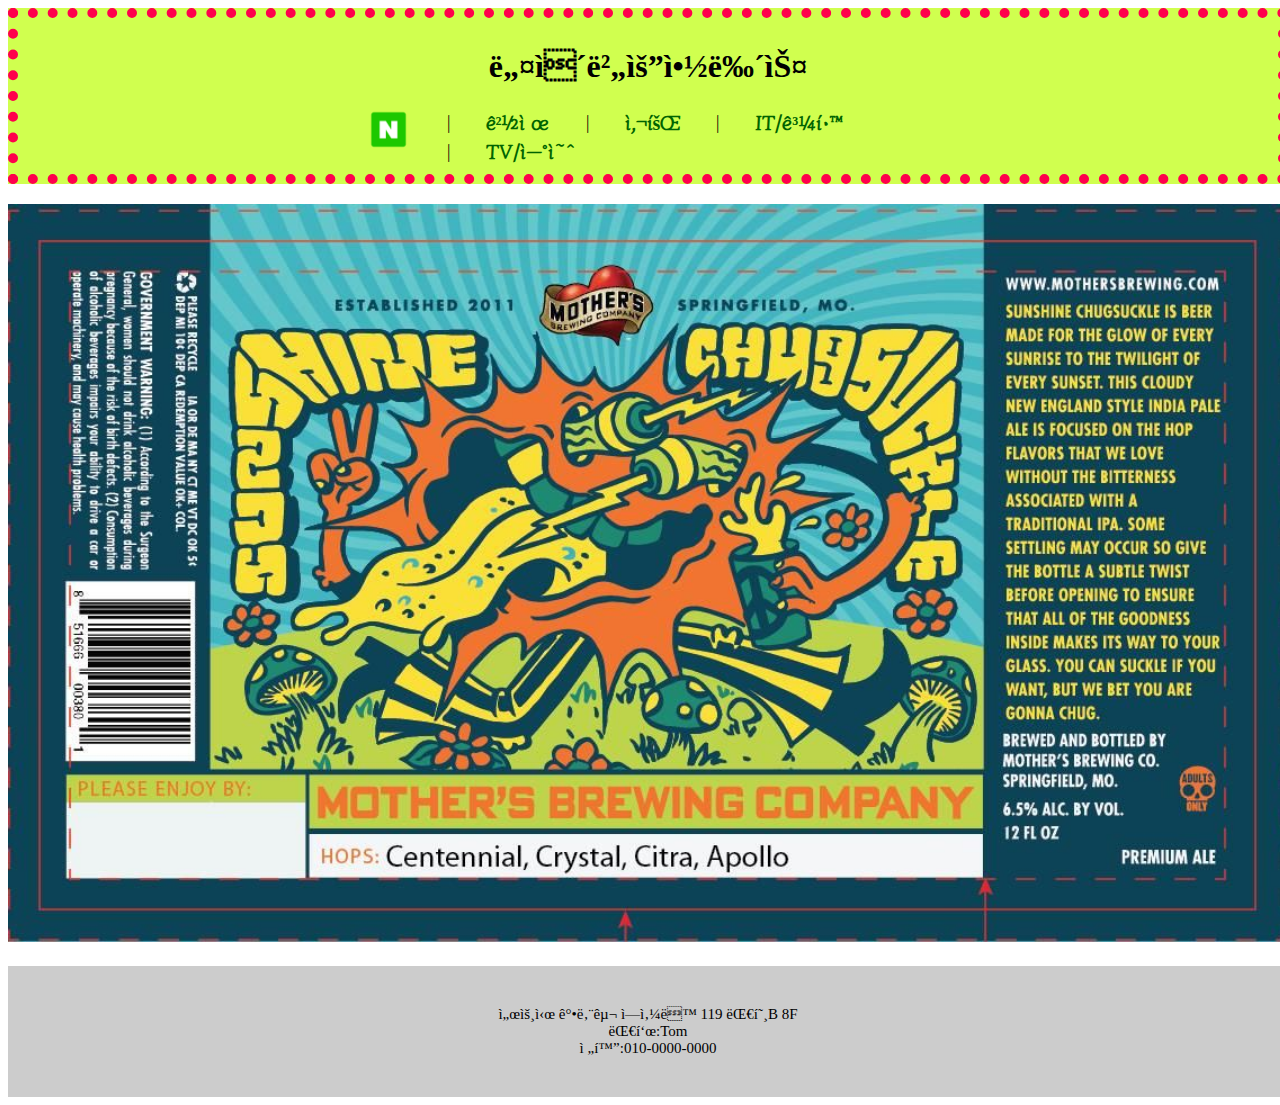
<file: 01.HTML연습/index.html>
<!DOCTYPE html>
<html lang="en">
    <head>
        <meta charset="UFT-8">
        <!-- 메타정보
         1) charset="UTF-8"
         - 2바이트 인코딩처리
         - 한글, 일본어 등 처리함
         2) viewport
         -모바일 화면 실제픽셀전환
          -->
    <meta name="viewport" content="width=device-width, initial-scale=1.0" />

    <title>네이버요약뉴스-메인</title>
    <!-- 외부 CSS 불러오기 : 익스터널 방식  -->
     <link rel="stylesheet" href="./css/common.css">
    <style>
        /* 스타일시트 영역에 CSS를 쓰면 : 인터널 방식 */
        /* 
        스타일시트 사용법 :
        선택자{
        속성:값;
        속성:값;
        }
         */

        
    </style>
</head>
<body>
    <!-- 1.상단영역 -->
     <header class="header" style="text-align: center;">
        <!-- 태그안에 stlye속성으로 지정하는 방법 : 인라인형식 -->
        <h1 class="main-title">네이버요약뉴스</h1>
        <ul>
            <li>
                <a href="./index.html"><img id="main-logo" src="./image/naver_logo.png" alt="네이버 로고"></a>
            </li>
            <li><a href="./sub1.html">경제</a></li>
            <li><a href="./sub2.html">사회</a></li>
            <li><a href="./sub3.html">IT/과학</a></li>
            <li><a href="./sub4.html">TV/연예</a></li> 
        </ul>
     </header>
     <!-- 2.메인영역 -->
      <main class="main">
        <img src="./image/ -2.jpg" alt="뉴스메인이미지" />
      </main>
      <!-- 3.하단영역 -->
       <footer class="footer">
        <!-- address요소 : 주소, 이름 등 정보 -->
        <address>
            서울시 강남구 역삼동 119 대호B 8F <br>
            <!-- br요소 : 줄바꿈 -->
            대표:<span class="ceo-name">Tom</span> <br>
            전화:<span class="tel-number">010-0000-0000</span>
        </address>
       </footer>
</body>
</html>
</file>
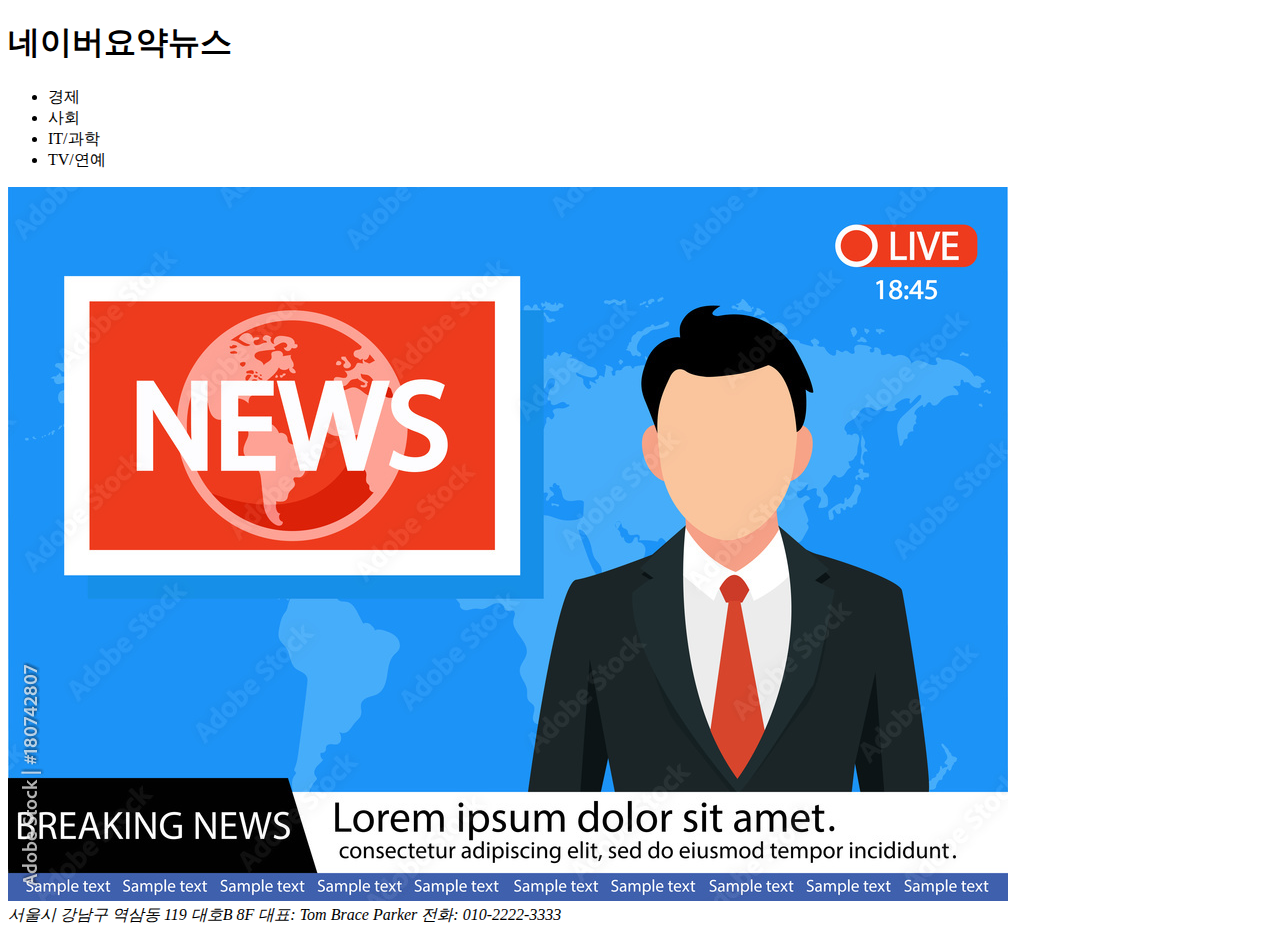
<file: web-publishing-2025/01.HTML연습/01.Info_PJ/index.html>
<!DOCTYPE html>
<html lang="en">
  <head>
    <meta charset="UTF-8" />
    <!-- 메타정보
        1) charset="UTF-8"
        - 2바이트 인코딩처리
        - 한글, 일본어 등 처리함
        2) viewport
        - 모바일 화면 실제픽셀전환
    -->
    <meta name="viewport" content="width=device-width, initial-scale=1.0" />

    <title>네이버요약뉴스 메인</title>
  </head>
  <body>
    <!-- 1.상단영역 -->
    <div class="header">
      <h1 class="main-title">네이버요약뉴스</h1>
      <ul>
        <li>경제</li>
        <li>사회</li>
        <li>IT/과학</li>
        <li>TV/연예</li>
      </ul>
    </div>
    <!-- 2.메인영역 -->
    <div class="main">
      <img src="./images/main_img.jpg" alt="뉴스메인이미지" />
    </div>
    <!-- 3.하단영역 -->
    <div class="footer">
      <address>
        서울시 강남구 역삼동 119 대호B 8F 대표: Tom Brace Parker 전화:
        010-2222-3333
      </address>
    </div>
  </body>
</html>
</file>
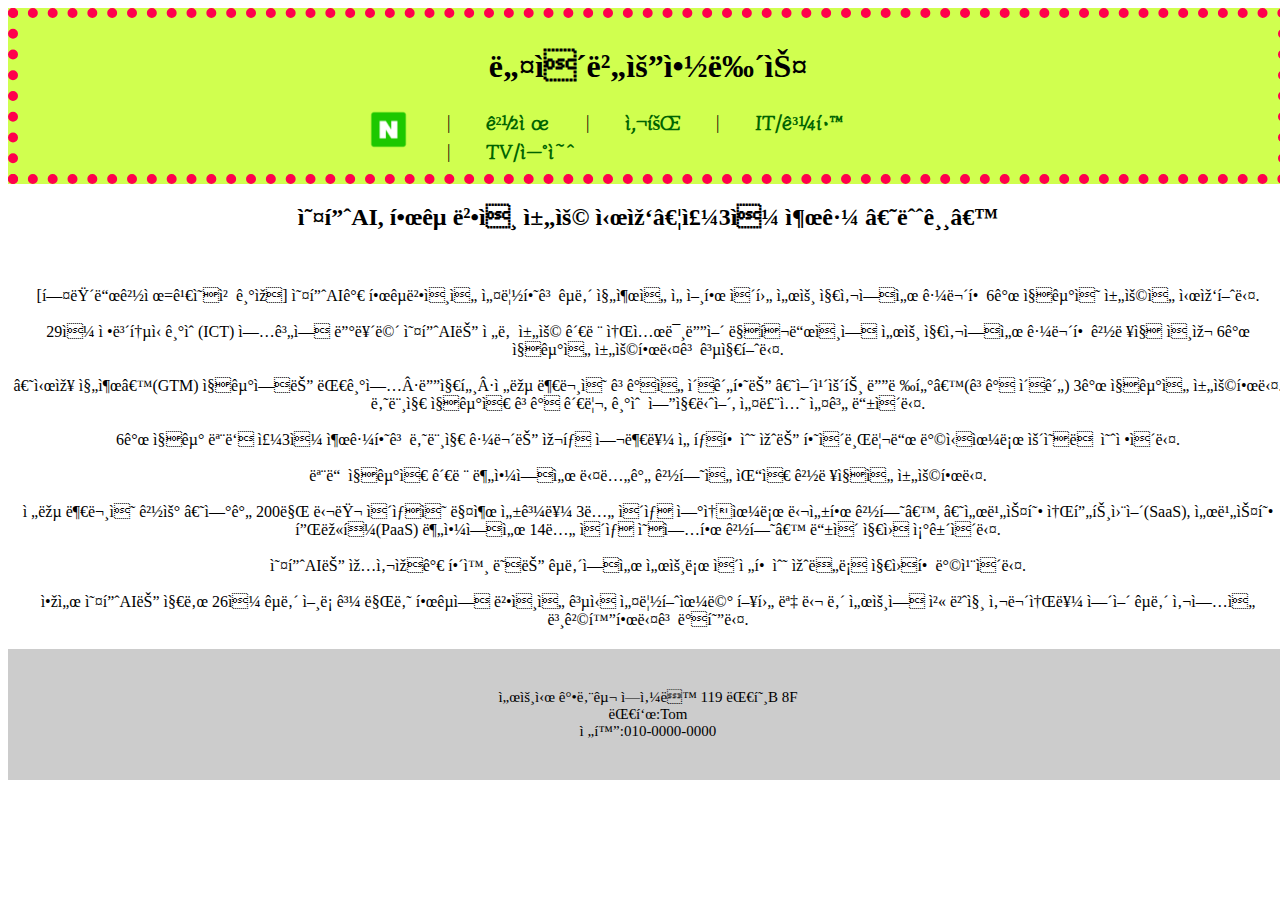
<file: 01.HTML연습/sub3.html>
<!DOCTYPE html>
<html lang="en">
    <head>
        <meta charset="UFT-8">
        <!-- 메타정보
         1) charset="UTF-8"
         - 2바이트 인코딩처리
         - 한글, 일본어 등 처리함
         2) viewport
         -모바일 화면 실제픽셀전환
          -->
    <meta name="viewport" content="width-device-width, initial-scale=0.1">

    <title>네이버요약뉴스 IT/과학</title>
    <!-- 외부 CSS 불러오기 : 익스터널 방식  -->
     <link rel="stylesheet" href="./css/common.css">
    <style>
        /* 스타일시트 영역에 CSS를 쓰면 : 인터널 방식 */
        /* 
        스타일시트 사용법 :
        선택자{
        속성:값;
        속성:값;
        }
         */

        
    </style>
</head>
<body>
    <!-- 1.상단영역 -->
     <header class="header" style="text-align: center;">
        <!-- 태그안에 stlye속성으로 지정하는 방법 : 인라인형식 -->
        <h1 class="main-title">네이버요약뉴스</h1>
        <ul>
            <li>
                <a href="./index.html"><img id="main-logo" src="./image/naver_logo.png" alt="네이버 로고"></a>
            </li>
            <li><a href="./sub1.html">경제</a></li>
            <li><a href="./sub2.html">사회</a></li>
            <li><a href="./sub3.html">IT/과학</a></li>
            <li><a href="./sub4.html">TV/연예</a></li> 
        </ul>
     </header>
     <!-- 2.메인영역 -->
      <main class="main">
        <h2>오픈AI, 한국 법인 채용 시작…주3일 출근 ‘눈길’</h2>
<p>
<br>    </br>
            [헤럴드경제=김영철 기자] 오픈AI가 한국법인을 설립하고 국내 진출을 선언한 이후 서울 지사에서 근무할 6개 직군의 채용을 시작했다.
<br>    </br>
    29일 정보통신기술(ICT) 업계에 따르면 오픈AI는 전날 채용 관련 소셜미디어 링크드인에 서울 지사에서 근무할 경력직 인재 6개 직군을 채용한다고 공지했다.
<br>    </br>
    ‘시장 진출’(GTM) 직군에는 대기업·디지털·전략 부문의 고객을 총괄하는 ‘어카운트 디렉터’(고객 총괄) 3개 직군을 채용한다. 나머지 직군은 고객 관리, 기술 엔지니어, 설루션 설계 등이다.
<br>    </br>
    6개 직군 모두 주3일 출근하고 나머지 근무는 재택 여부를 선택할 수 있는 하이브리드 방식으로 운영될 예정이다.
<br>    </br>
    모든 직군은 관련 분야에서 다년간 경험을 쌓은 경력직을 채용한다.
<br>    </br>
    전략 부문의 경우 ‘연간 200만 달러 이상의 매출 성과를 3년 이상 연속으로 달성한 경험’, ‘서비스형 소프트웨어(SaaS), 서비스형 플랫폼(PaaS) 분야에서 14년 이상 영업한 경험’ 등이 지원 조건이다.
<br>    </br>
    오픈AI는 입사자가 해외 또는 국내에서 서울로 이전할 수 있도록 지원할 방침이다.
<br>    </br>
    앞서 오픈AI는 지난 26일 국내 언론과 만나 한국에 법인을 공식 설립했으며 향후 몇 달 내 서울에 첫 번째 사무소를 열어 국내 사업을 본격화한다고 밝혔다.
          </main>
</p>
      <!-- 3.하단영역 -->
       <footer class="footer">
        <!-- address요소 : 주소, 이름 등 정보 -->
        <address>
            서울시 강남구 역삼동 119 대호B 8F <br>
            <!-- br요소 : 줄바꿈 -->
            대표:Tom <br>
            전화:010-0000-0000
        </address>
       </footer>
</body>
</html>
</file>
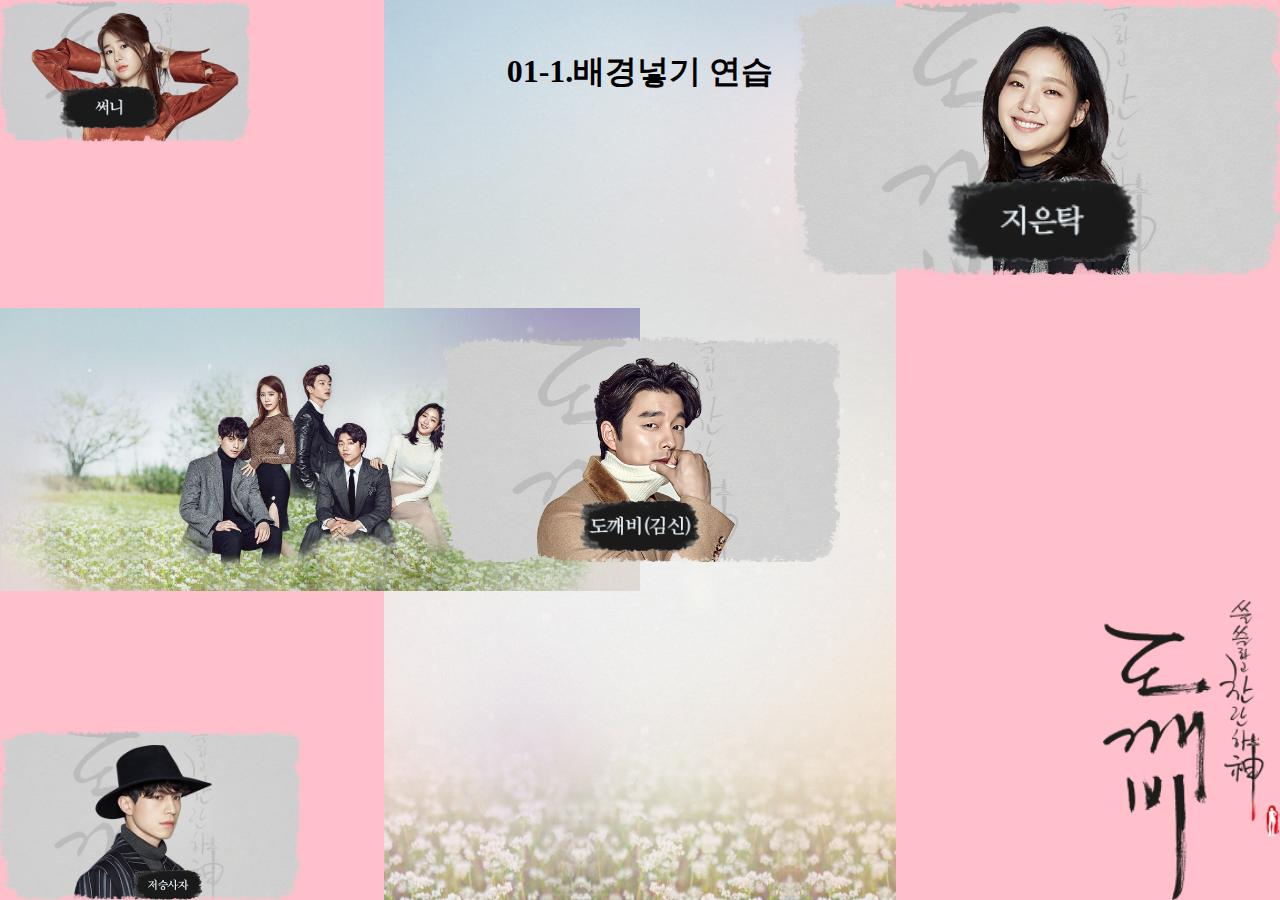
<file: 02.CSS학습/01-1.배경연습.html>
<!DOCTYPE html>
<html lang="ko">
  <head>
    <meta charset="UTF-8" />
    <meta
      name="viewport"
      content="width=device-width, initial-scale=1.0"
    />
    <title>01-1.배경연습</title>
    <style>
      /* 스타일시트 인터널 코딩구역 */

      /* 초기화
      - 기본 디자인 셋팅을 없애는코드
      - 마진,패딩 없애기가 기본초기화임 */
      html,
      body,
      h1 {
        /* 콤마는 그룹선택자임! */
        margin: 0;
        padding: 0;
      }
      /* 보이는 화면만큼 최상위 요소 맞추기 */
      html,
      body {
        height: 100%;
        /* 항상 %단위는 싸고 있는 부모박스를 기준한다!
          body는 html을 기준하고 html은 보이는 화면을
          기준한다! 보이는 화면을 window라고 함!
        */
      }

      /* 타이틀 */
      h1 {
        /* 패딩 p50 */
        padding: 50px;
        /* 중앙정렬 tac */
        text-align: center;
      }

      /* body요소 안에 배경넣기 */
      body {
        /* 주의 : html에 배경을 넣지 말고 body넣자! */

        /* 1. 배경색 : background-color (bgc) */
        background-color: pink;

        /* 2. 배경이미지 : background-image (bgi) -> url()
        기본적으로 배경이미지는 반복된다! */
        background-image: url(./imgs/bg_logo_a_01.png);

        /* 3. 배경 반복여부 : background-repeat (bgr)
          값:
          repeat-x : x축반복
          repeat-y : y축반복
          repeat : 모든축반복(기본값)
          no-repeat : 반복안함
        */
        background-repeat: no-repeat;

        /* 4. 화면고정 : background-attachment (bga) 
          배경고정 여부는 스크롤바가 있어야
          확인된다!(스크롤시 움직이지 않게함)
        */
        /* background-attachment: fixed;
        height: 200%; */

        /* 5. 배경위치 : background-position (bgp) 
          background-position: 가로 세로;
          1. 가로방향 : left, center, right
          2. 세로방향 : top, center, bottom
          - 수치값 : px, %, em 등 여러단위 사용가능
          - % 단위는 기준이 이미지의 중앙이다!
          (50%는 정중앙임!)
          - 양방향중 생략하면 center가 기본값임!
        */
        /* background-position: right bottom; */
        /* 포지션 따로쓸 수 있음! */
        background-position-x: right;
        background-position-y: bottom;

        /* 6. 배경이미지 크기 : background-size (bgz) 
          정해진값:
          1. contain - 이미지가 화면을 채우고 모두 보임
          2. cover - 이미지가 박스를 모두 채우고 잘리는 부분이 있을 수 있음
          3. 수치값 - 가로,세로에 모두 수치값
          사용가능하며 가로, 세로중 한쪽만 주면
          이미지가 비율을 유지함!

        */
        background-size: co;
        /* background-size:  100px 300px; */
        /* background-size:  100px; */
        /* background-size:  100px auto; */
        background-size: auto 300px;

        /* 
          [ 배경속성 한꺼번에 쓰기 ]
           background : 배경색 이미지 반복 고정 위치/크기
           background : 색이반고윙/크
           - 주의: 위치값 없이 크기만 셋팅하려면
           반드시 위치값을 0이라도 쓰고 슬래쉬 뒤에 
           크기를 써야함!
           예) background: #000 url() no-repeat 0/right;
        */
      }

      /* body아래 .wrap박스 */
      .wrap {
        height: 100%;
        /* 높이값을 body와 같이 화면만큼 채운다! */

        /* 
          배경 한번에 쓰기를 사용하면
          여러개의 배경이미지를 넣을 수 있다!

          background : 색이반고윙/크, 색이반고윙/크,...;

          콤마로 구분하여 연속 셋팅한다!

          ((특징))
          1. 위쪽에 셋팅된 배경이미지가 위에 위치함
          2. 위치값의 가로는 left, 세로는 center가 기본값임
          3. 위치가 크기의 특정값을 쓰지 않으면 기본값이 적용됨
          4. 위치값을 0을 쓰면 기본값인 left center가 적용됨
          5. 위치값을 %로 쓰면 설정박스의 % 위치를 이미지 중심을
          기준으로 위치하게됨
        */

        /* 배경이미지 다중적용하기! */
        background:
        /* 도깨비 이름 */ url(./imgs/d01.png)
            no-repeat 50% 59%/122px,
          /* 도깨비 */
            url(./imgs/dc1.png)
            no-repeat center / 400px,
          /* 지은탁 이름(모두비율로셋팅) */
            url(./imgs/d02.png)
            no-repeat 87% 14vw / 15%,
          /* 지은탁(모두비율로셋팅) */
            url(./imgs/dc2.png)
            no-repeat right top / 38%,
          /* 저승사자이름 */
            url(./imgs/d03.png)
            no-repeat 11% 100%/70px,
          /* 저승사자 */
            url(./imgs/dc3.png)
            no-repeat left bottom/300px,
          /* 써니이름 */
            url(./imgs/d04.png)
            no-repeat 5% 10%/100px,
          /* 써니 */ url(./imgs/dc4.png)
            no-repeat left top/250px,
          /* 포스터 */
            url(./imgs/bg_mainvisual.jpg)
            no-repeat 0/50%,
          /* 포스터 */
            url(./imgs/eachBG.jpg)
            no-repeat 50% top/40% 100%;
      }
    </style>
  </head>
  <body>
    <div class="wrap">
      <h1>01-1.배경넣기 연습</h1>
    </div>
  </body>
</html>
</file>
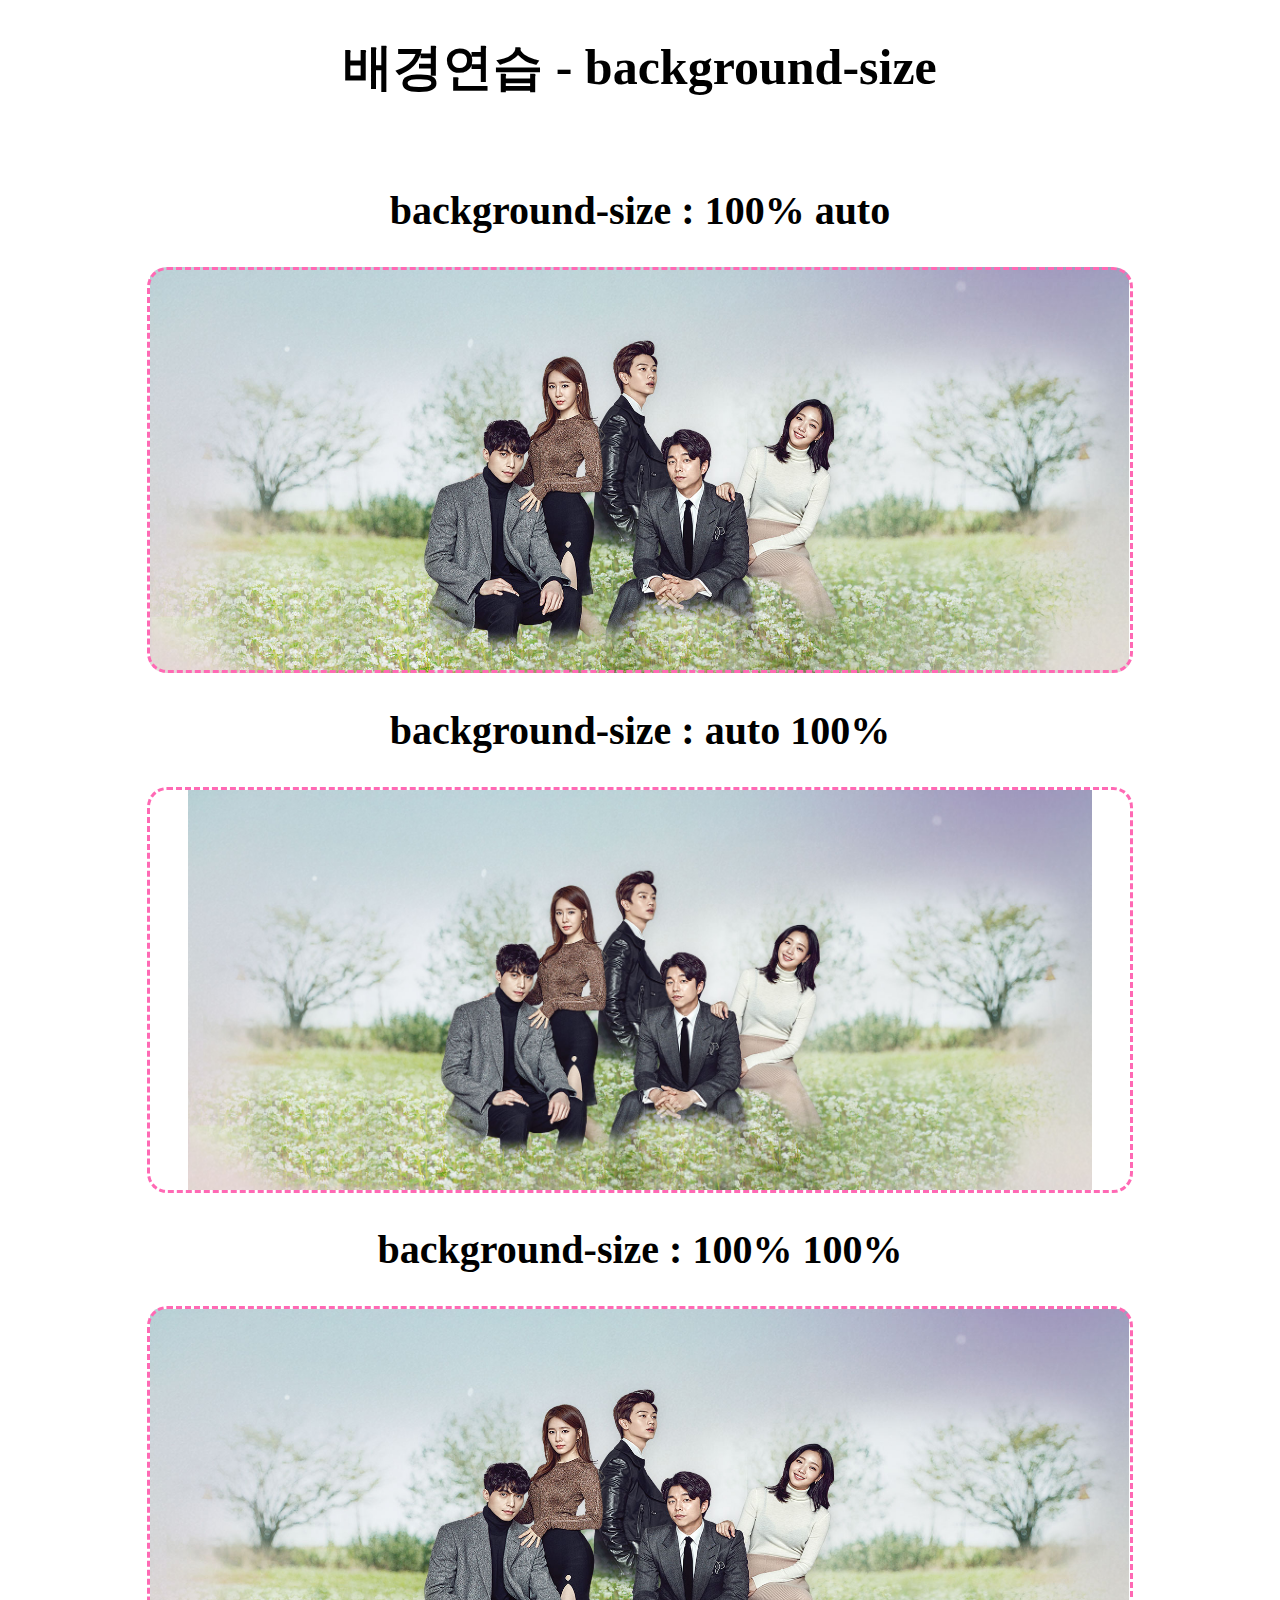
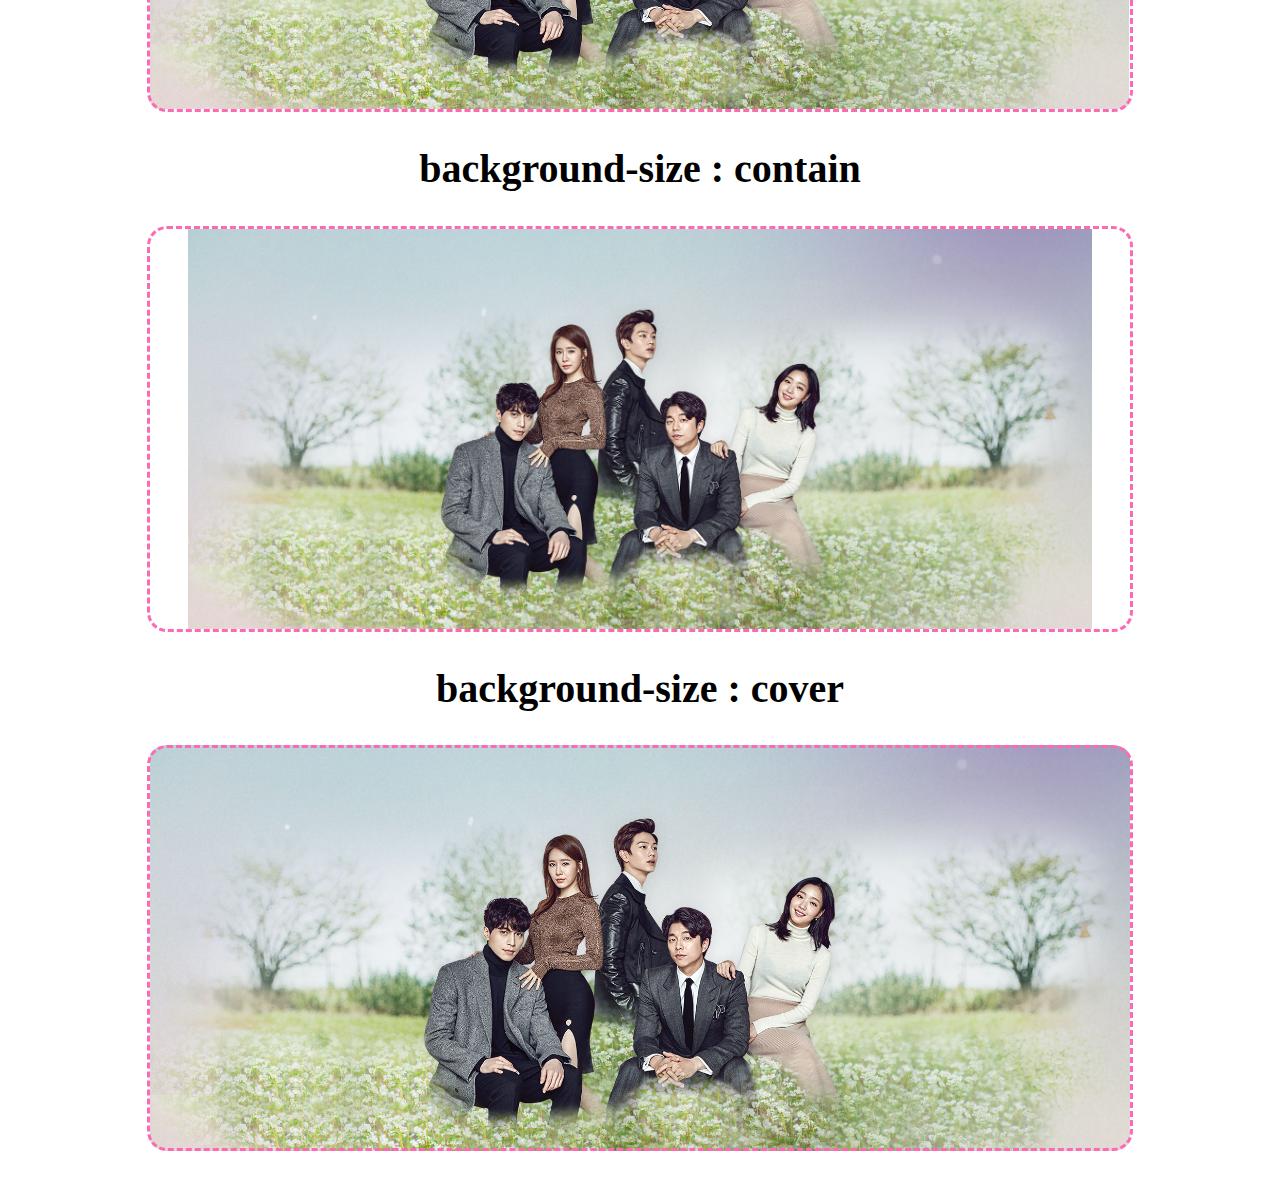
<file: 02.CSS학습/01-2.배경크기설정.html>
<!DOCTYPE html>
<html lang="ko">
<head>
    <meta charset="UTF-8">
    <title>01-2.배경 크기 설정</title>
    <style>
        .tit{
            text-align: center;
            font-size: 40px;
        }
        .t1{
            font-size: 50px;
        }
        /* 부모박스 */
        .wrap{
            padding: 20px;
        }
        /* 하위 div */
        .wrap>div{
            /* 공통배경셋팅 */
            /* 배경이미지 bgi */
            background-image: url(./imgs/bg_mainvisual.jpg);
            /* 배경반복 bgr */
            background-repeat: no-repeat;
            /* 배경위치 중앙 bgp */
            background-position: center;


            width: 80%;
            height: 400px;
            border: 3px dashed hotpink;
            /* 마영오 : 블록박스 가로중앙! */
            margin: 0 auto;
            margin-bottom: 20px;
            /* 둥근모서리 brad */
            border-radius: 20px;
        }
        /* 종류가 섞인 div 순서대로 선택하기
        -> :nth-of-type(n) n은 순번(1부터) */

        /* 1. 가로채움 : 뒤에 auto는 생략가능! 
        -> 비율유지(세로부분이 잘릴 수 있음) */
        .wrap>div:nth-of-type(1){
            background-size: 100% auto;
        }
        /* 2. 세로채움 
        -> 비율유지(가로부분이 잘릴 수 있음) */
        .wrap>div:nth-of-type(2){
            background-size: auto 100%;
        }
        /* 3. 가로,세로 모두 채움 
        -> 이미지가 모두 보이지만 변형됨(안좋음!!!) */
        .wrap>div:nth-of-type(3){
            background-size: 100% 100%;
        }
        /* 4. contain 
        -> 배경이미지가 항상 모두보임
        (공백이 생길수 있음), 비율유지함 */
        .wrap>div:nth-of-type(4){
            background-size: contain;
        }
        /* 5. cover
        -> 배경이미지가 빈공간없이 박스를 채우며
        비율을 유지함(많이사용되고 애용된다!) */
        .wrap>div:nth-of-type(5){
            background-size: cover;
        }

    </style>
</head>
<body>
    <h1 class="tit t1">배경연습 - background-size</h1>
    <div class="wrap">
        <h2 class="tit">background-size : 100% auto</h2>
        <div></div>
        <h2 class="tit">background-size : auto 100%</h2>
        <div></div>
        <h2 class="tit">background-size : 100% 100%</h2>
        <div></div>
        <h2 class="tit">background-size : contain</h2>
        <div></div>
        <h2 class="tit">background-size : cover</h2>
        <div></div>
    </div>
    
</body>
</html>
</file>
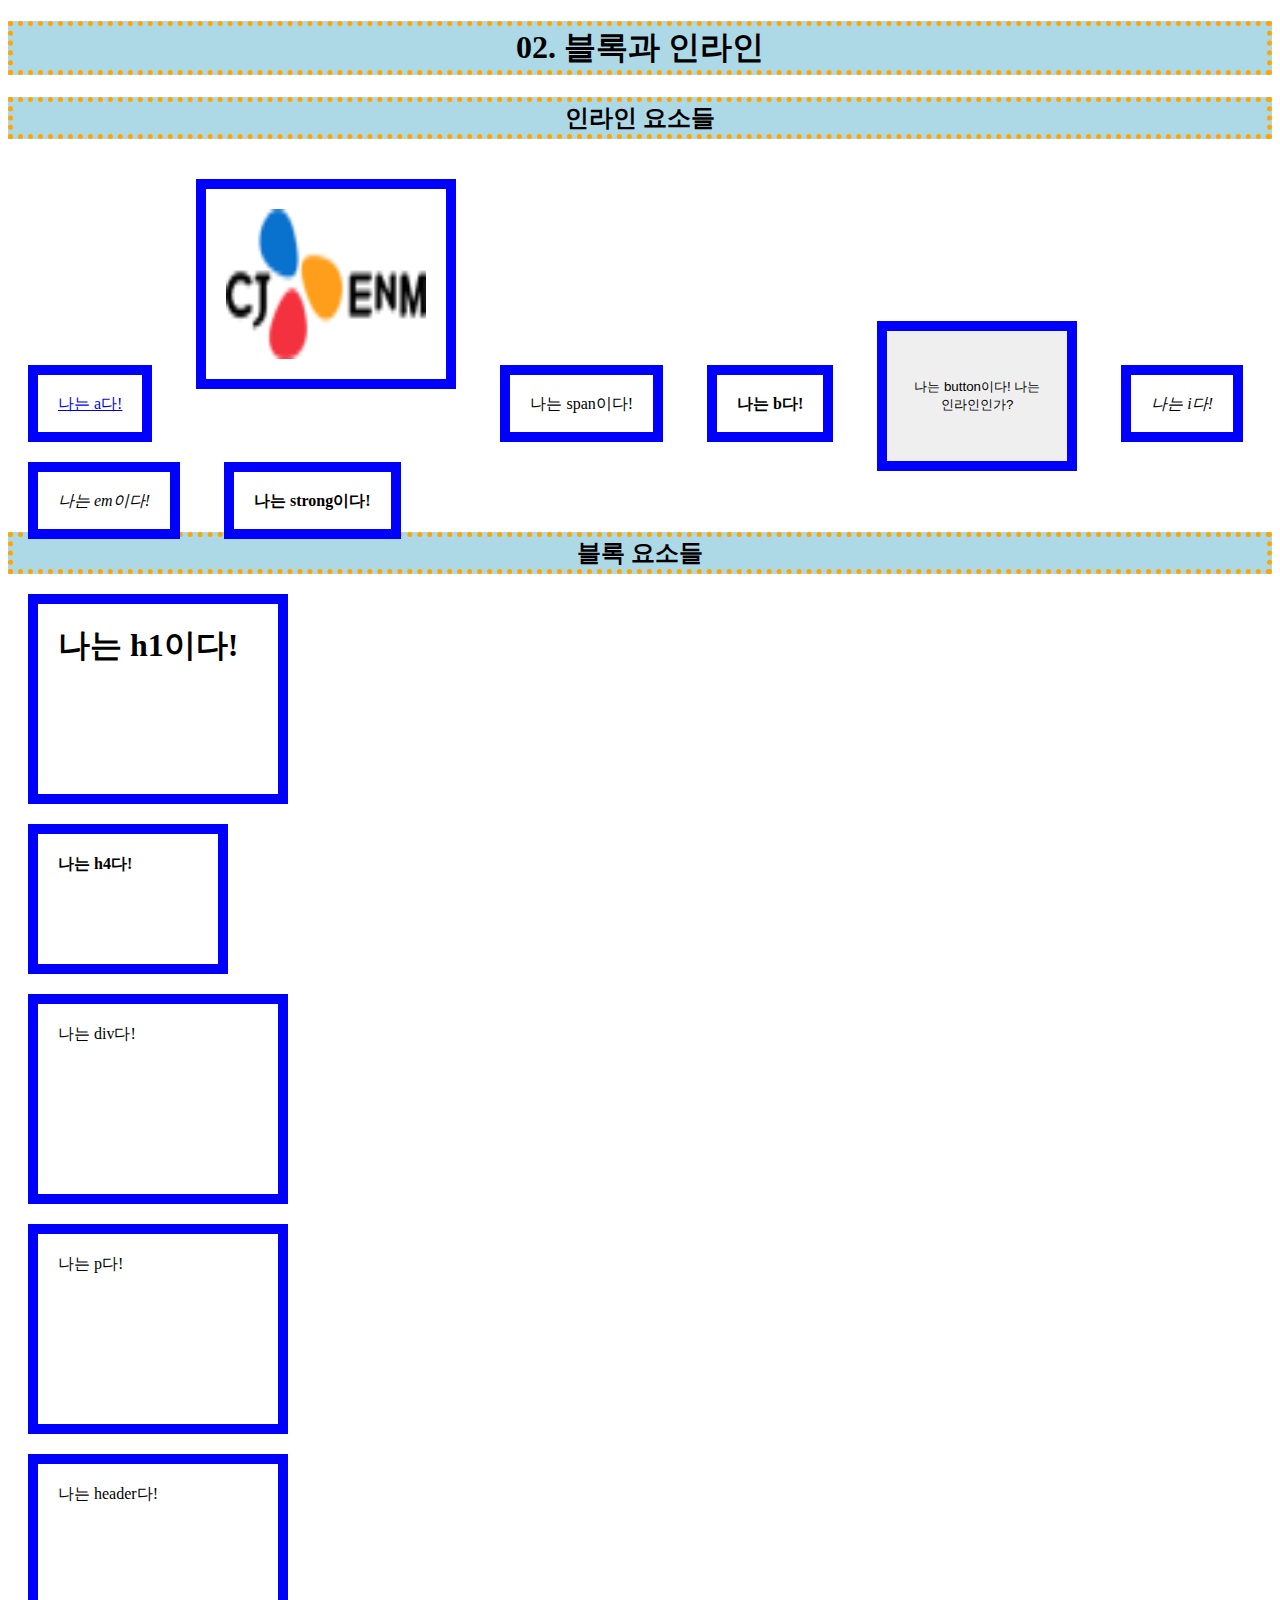
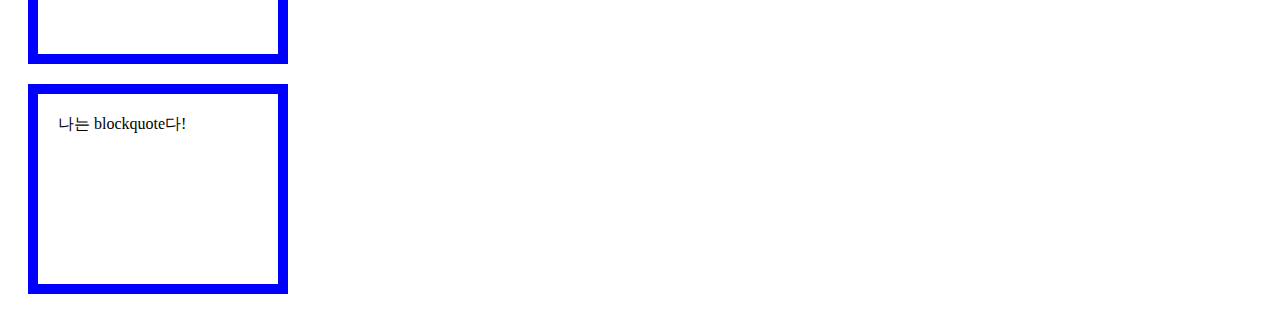
<file: 02.CSS학습/02.블록과인라인.html>
<!DOCTYPE html>
<html lang="en">
<head>
    <meta charset="UTF-8">
    <meta name="viewport" content="width=device-width, initial-scale=1.0">
    <title>02. 블록과 인라인</title>
    <style>
        /* 타이틀 */
        .tit{
            text-align: center;
            border: 5px dotted orange;
            background-color: lightblue;
        }
        /* 
            선택자에 별(*)은 모든의 의미!
            그래서 모든 요소를 선택함!
            .ele * 클래스 ele 하위 모든 요소들 선택
        */
        .ele * {
            /* 박스모델의 기본속성 디자인주기
                [박스모델이란?]
                모든 html요소를 박스로 파악하여
                필수 5개 속성을 셋팅하는 요소모델링
                1. width (가로크기)
                2. height (세로크기)
                3. border (경계선)
                4. margin (바깥여백)
                5. padding (안쪽여백)
            */
            width: 200px;
            height: 150px;
            border: 10px solid blue;
            margin: 20px;
            padding: 20px;
        }
        /********************************************
        
            [ CSS의 display 속성이란? ]

            - 브라우저 화면에서 요소를 어떻게 보이게
            할지를 결정해주는 속성

            - 요소의 역할은 내용구분!

            - 요소의 대표적인 display는 크게 2가지!
            block VS inline


            __________________________________

             1. inline 요소

            (1) 표현법 : 
                display: inline;

            (2) 기본적으로 inline인 요소들 : 
                a, img, span, b, i, em, strong, q, ...

            (3) 특징 :
                1) 인라인요소는 블록요소를 포함할 수 없다!
                예) <span><div></div></span>
                -> 주의: 인라인을 블록으로 출신을 변경해도
                원래 인라인이면 블록을 쌀 수 없다!

                예외) a요소 -> 원래는 블록요소를 싸면
                 안되는데 하도 많이 싸서 허용으로 규칙이
                변경됨!

                2) width, height 크기가 적용안됨!
                -> 내용만큼 늘어남!

                3) margin은 양쪽만 적용됨!
                -> 위,아래 마진은 적용되지 않는다!

                4) padding은 디자인상 모두 적용되지만
                실제로 다른 인라인요소를 위,아래 패딩으로
                밀지 못한다!

                참고) 인라인요소의 위,아래간격은
                line-height로 설정함!

                [ 예외 인라인 요소 : img ]
                -> 이미지는 인라인 요소지만
                width, height, margin, padding, border
                모두 적용되고 실제로 다른요소에 영향을 미침
                (이미지는 기본적으로 자체비율을 가지고 
                있어서 한쪽크기만 주면 나머지는 자동으로 
                설정됨!)

                [ display 를 숨기는 방법 ]
                display: none; (dn)
                -> 태그는 그대로 있고 화면 출력만 안됨!

            __________________________________

            2. block 요소

            (1) 표현법 : db
                display: block;
            (2) 기본적으로 block 인 요소들
            h1~h6, div, p, figure, header, nav,...

            (3) 특징 : 
                1) 옆에 다른요소가 올 수 없다!(블록킹!)
                2) 내용을 구분하는 그룹화요소다!
                3) 박스모델 디자인 속성이 모두 적용된다!
                : width, height, border, padding, margin
                4) 가로크기를 주지 않으면 부모박스 끝까지 간다!
                -> width: auto;
                5) 세로크기를 주지 않으면 내용만큼 늘어난다!
                -> height: auto;
                6) 위, 아래간 블록요소 마진은 중첩된다!
                -> 큰 마진이 작은 마진을 포함한다!
                7) 박스의 지정된 가로,세로 크기는 컨텐츠영역의
                크기 이므로 보더와 패딩을 주면 박스크기가 늘어남!
                -> 이런박스를 컨텐트 박스(content-box)라고 함!

                [ 보더와 패딩을 박스크기에 포함여부 결정속성 ]
                ->>>>>>>>>> box-sizing 속성!!!
                1) box-sizing: border-box; (bxb)
                -> 크기를 지정한 박스에 대한 패딩과 보더를 포함시킴(즉, 크기가 늘어나지 않음!)

                2) box-sizing: content-box; (bxc)
                -> 크기를 지정한 박스에 패딩과 보더를 주면 늘어남! 

                 ___________________________________

                [ 초기화나 변경셋팅이 필요없는 순수태그 ]
                1. 블록 대표주자 : div
                (divide 나누다... 이런단어)
                2. 인라인 대표주자 : span
                (span 범위, 영역 ... 이런단어)


                _____________________________________

                3. inline-block 요소

                (1) 표현법 : 
                    display: inline-block; (dib)
                
                (2) 기본적으로 inline-block 인 요소들
                    button, input 등
                
                (3) 특징 : 
                    1) 인라인처럼 한줄에 온다
                    2) 블록처럼 박스모델속성이 적용된다!
                    참고) button 요소인 경우
                    box-sizing: border-box 가 기본 적용됨!

                ___________________________________

                [ 기타 display ]
                1. table : 테이블 요소
                2. flex : 유동적인 레이아웃 요소
                3. grid : 그리드 레이아웃 요소

        
        ********************************************/

        /* 컨텐트박스를 보더박스로 변경하여
        보더와 패딩크기가 사이즈 안쪽에 포함되게 하기! */
        h4.bxb{
            box-sizing: border-box;
        }


    </style>
</head>
<body>
    <h1 class="tit">02. 블록과 인라인</h1>

    <h2 class="tit">인라인 요소들</h2>
    <div class="ele">
        <a href="#">나는 a다!</a>
        <img src="./imgs/blogo.png" alt="로고" title="나는 img다!">
        <span>나는 span이다!</span>
        <b>나는 b다!</b>
        <button>
            나는 button이다! 나는 인라인인가?
        </button>
        <i>나는 i다!</i>
        <em>나는 em이다!</em>
        <strong>나는 strong이다!</strong>
    </div>

    <h2 class="tit">블록 요소들</h2> 
    
    <div class="ele">
        <h1>나는 h1이다!</h1>
        <h4 class="bxb">나는 h4다!</h4>
        <div>나는 div다!</div>
        <p>나는 p다!</p>
        <header>나는 header다!</header>
        <blockquote>나는 blockquote다!</blockquote>
    </div>
</body>
</html>
</file>
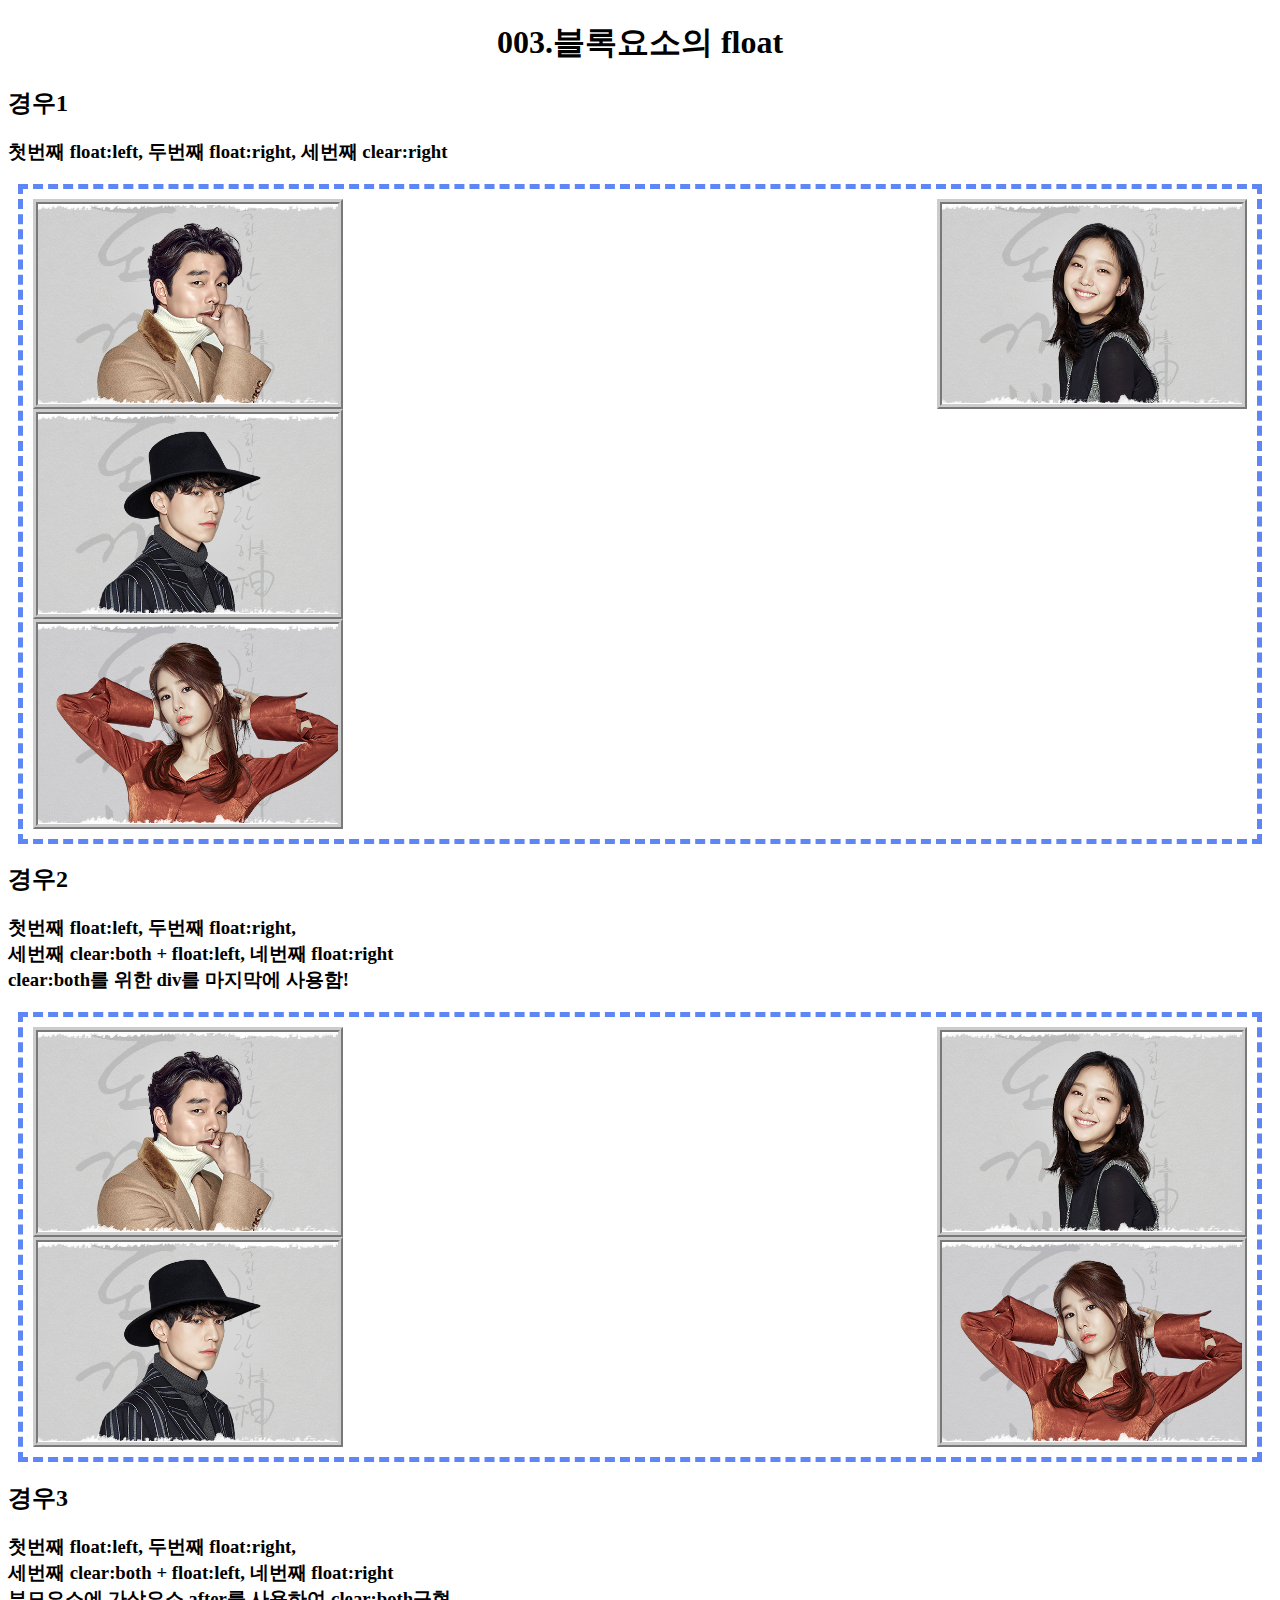
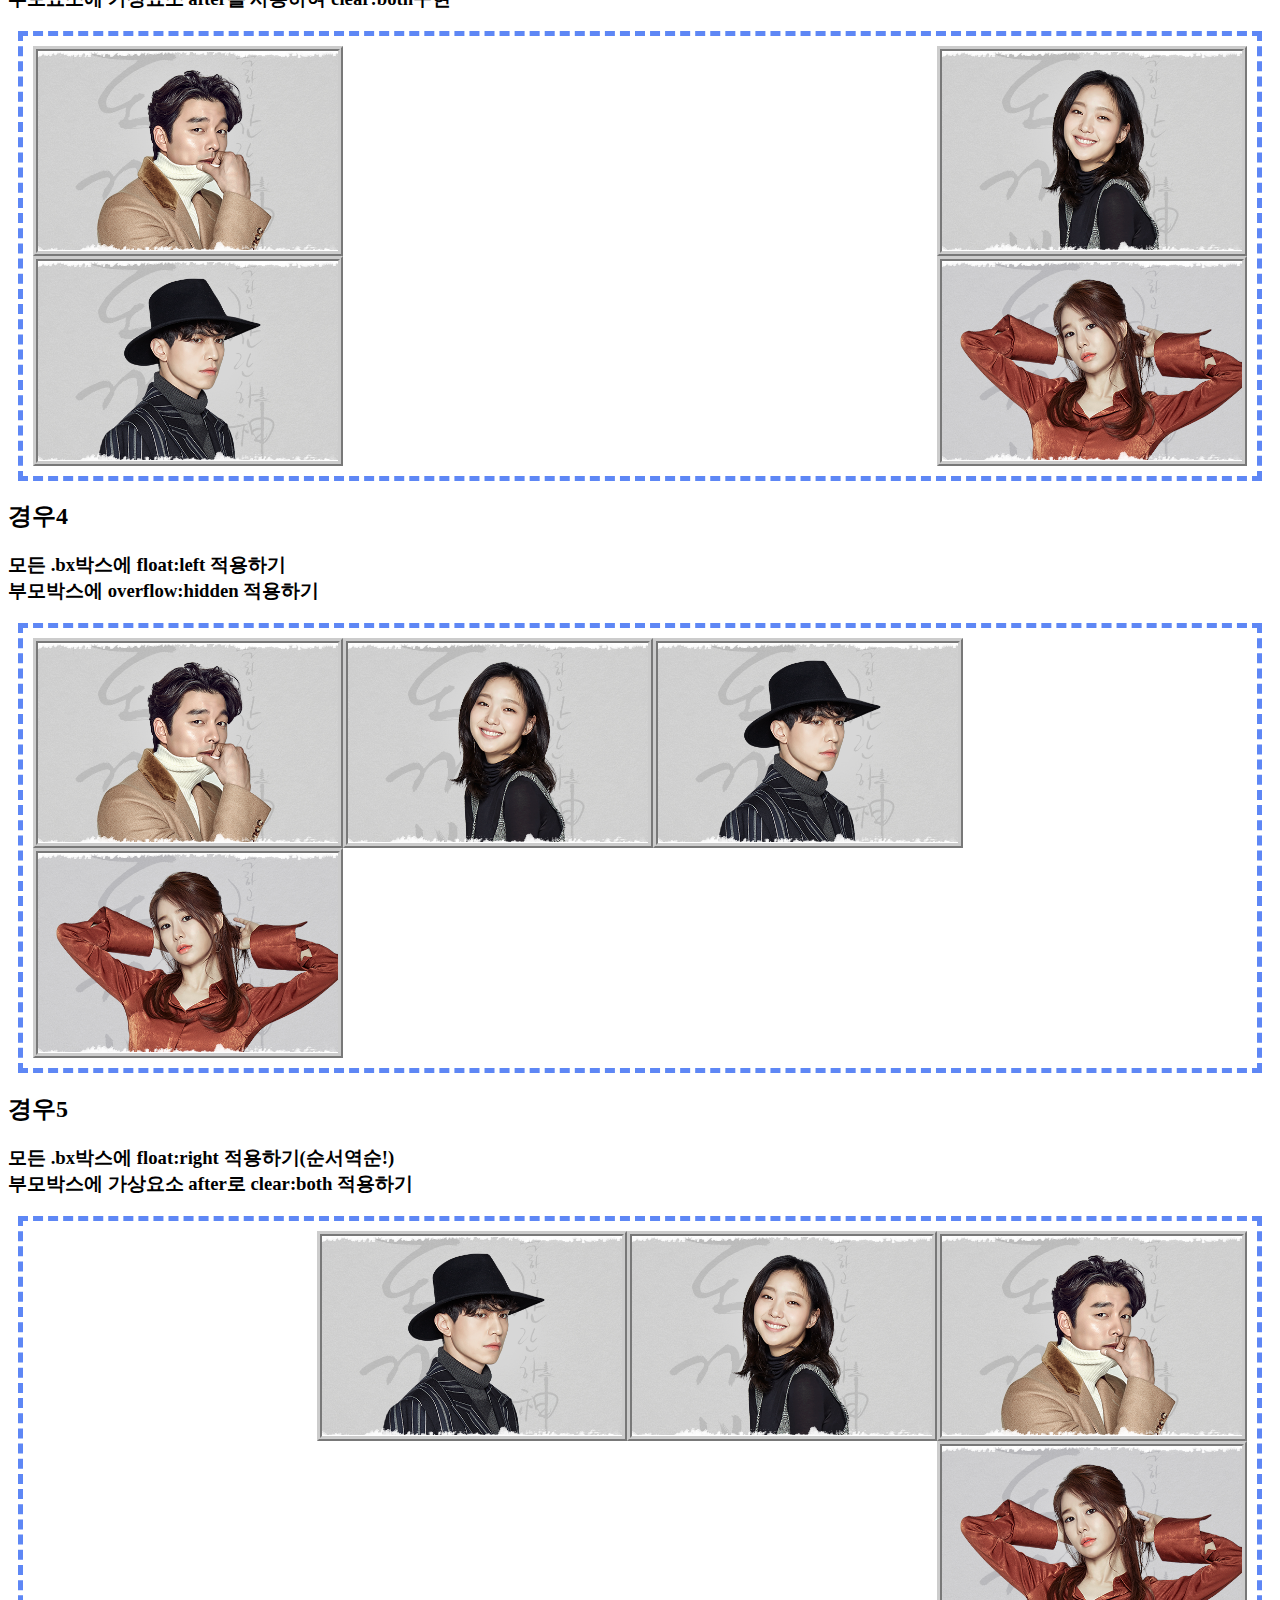
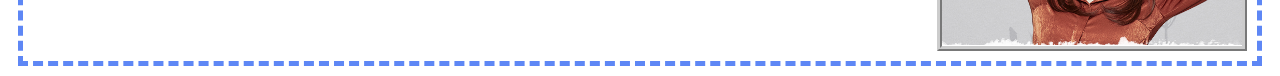
<file: 02.CSS학습/03.블록플롯.html>
<!DOCTYPE html>
<html lang="en">
<head>
    <meta charset="UTF-8">
    <meta name="viewport" content="width=device-width, initial-scale=1.0">
    <title>03.블록요소의 float속성</title>
    <style>
        /* 
            [ 블록요소의 float ]
            - 필요성 : 블록요소는 옆에 다른요소가 올 수
            없음! 그래서 옆으로 흐르게 하는 속성셋팅이 필요함!

            - float 속성값 : 
            1) left -> 설정요소는 왼쪽에 다른요소는 
                        오른쪽으로 흐르게 해줌. 
            2) right -> 설정요소는 오른쪽에 다른요소는 
                        왼쪽으로 흐르게 해줌. 


            [ float만 설정한 경우 생기는 문제! ]
            - 하위요소가 float설정된 요소를 인지하지 못해
            위로 올라오게됨
            - 이것을 위해 다음 속성셋팅 필수!
            - 대상: float을 끊어줄 블록요소
            - clear 속성값:
            1) left -> 이전 요소가 float:left일때
            2) right -> 이전 요소가 float:right일때
            3) both -> 이전 요소가 어떤 경우에 모두 지우기적용


            -> 일반적으로 이전요소의 float을 
            적용받지 않을 요소에게 clear:both를 준다!
            (경우1)

            [ 부모요소가 자식요소의 float때문에 망가질때 ]

            1. 마지막 블록자식요소를 넣고 clear:both를함
            (경우2)

            2. 가상요소 ::after로 clear:both설정함
            (경우3)

            3. float된 자식요소의 부모박스에 
                overflow:hidden 처리를 함
                -> 자식요소 숨기기를 할 경우
                float으로 요소가 유동적인 상태를
                마무리하는 속성 내부적 셋팅됨!

                -> 단점: 만약 자식요소가 부모요소
                바깥으로 나가야 할 경우 숨겨져서
                제약이 따르게 됨!!!
                (이럴경우 위의 1,2번을 쓸것! 특히 2번추천!!!)

            4. 높이값을 강제로 주는 방법도 있음(비추;;;;)

            _______________________________________

            [ 기존에 float셋팅된 요소 없애기 ]
            float:none;

            [ flaot에 의한 진행방향 ]
            float:left 만 사용 : 왼쪽 -> 오른쪽
            float:right 만 사용 : 오른쪽 -> 왼쪽
            (경우5)

            ___________________________________

            가상요소란?
            어떤요소의 내부에 자식요소로 직접 태그를 쓰지
            않고 요소를 넣는 방법

            - 형식:
                요소::before{
                    content: "나야나";
                }

                -> 콜론을 두개쓰는 이유?
                가상클래스와 구분하기 위해!

            1) ::before 맨앞에 넣기
            2) ::after 맨뒤에 넣기
            -> 필수속성으로 content: 값;
            -> content값으로 url() 을 쓰면 이미지
                글자를 쓰면 문자데이터가 들어간다!
            -> 마치 span태그를 넣은 것과 같아짐
                display:block로 쓰면 마치 div를 쓴것과
                같아짐!
        */

        h1 {
            text-align: center;
        }

        /* 부모박스 */
        .wrap {
            border: 5px dashed #5e87f5;
            margin: 10px;
            padding: 10px;
        }

        /* 블록박스 공통 디자인 */
        .bx {
            width: 300px;
            height: 200px;
            border: 5px ridge #ccc;

            /* 배경이미지공통 */
            background-repeat: no-repeat;
            background-position: center;
            background-size: cover;
        }

        /* 개별 디자인 */
        .bx1 {
            background-image: url(imgs/dc1.png);
        }

        .bx2 {
            background-image: url(imgs/dc2.png);
        }

        .bx3 {
            background-image: url(imgs/dc3.png);
        }

        .bx4 {
            background-image: url(imgs/dc4.png);
        }

        /* 플롯관련 class */
        .fll {
            float: left;
            /* 나는 왼쪽에 너는 오른쪽에 */
        }

        .flr {
            float: right;
            /* 나는 오른쪽에 너는 왼쪽에 */
        }

        .clb {
            clear: both;
            /* 양쪽다 지워! */
        }

        .cll {
            clear: left;
            /* 왼쪽float지워! */
        }

        .clr {
            clear: right;
            /* 오른쪽float지워! */
        }

        /* clear설정을 위한 빈 블록요소를 만들기 어려우므로
        편리하게 가상요소 after를 사용한 clear설정을 셋팅함! */
        .flclb::after{
            content: '';
            /* content만 쓰면 span태그와 유사! */
            display: block;
            /* 블록형으로 변경시 div태그와 유사! */
            clear: both;
            /* clear속성이 적용되도록 블록형으로 변경함! */
        }

        /* 경우4 */
        .case4 .bx{
            float: left;
        }
        /* 플롯 자식의 부모박스가 overflow:hidden이면 
        자식요소의 높이값이 체크됨! */
        .case4{
            overflow: hidden;
        }

        /* 경우5 */
        .case5 .bx{
            float: right;
        }

    </style>
</head>
<body>
    <h1>003.블록요소의 float</h1>

    <h2>경우1</h2>
    <h3>
        첫번째 float:left, 두번째 float:right,
        세번째 clear:right
    </h3>
    <div class="wrap">
        <div class="bx bx1 fll"></div>
        <div class="bx bx2 flr"></div>
        <div class="bx bx3 clr"></div>
        <div class="bx bx4"></div>
    </div>

    <h2>경우2</h2>
    <h3>
        첫번째 float:left, 두번째 float:right, <br>
        세번째 clear:both + float:left, 네번째 float:right <br>
        clear:both를 위한 div를 마지막에 사용함!
    </h3>
    <div class="wrap">
        <div class="bx bx1 fll"></div>
        <div class="bx bx2 flr"></div>
        <div class="bx bx3 fll clb"></div>
        <div class="bx bx4 flr"></div>
        <!-- clear속성은 블록인 형제요소에만 적용됨! -->
        <div style="clear: both;"></div>
    </div>

    <h2>경우3</h2>
    <h3>
        첫번째 float:left, 두번째 float:right, <br>
        세번째 clear:both + float:left, 네번째 float:right <br>
        부모요소에 가상요소 after를 사용하여 clear:both구현
    </h3>
    <div class="wrap flclb">
        <div class="bx bx1 fll"></div>
        <div class="bx bx2 flr"></div>
        <div class="bx bx3 fll clb"></div>
        <div class="bx bx4 flr"></div>
    </div>

    <h2>경우4</h2>
    <h3>
        모든 .bx박스에 float:left 적용하기 <br>
        부모박스에 overflow:hidden 적용하기
    </h3>
    <div class="wrap case4">
        <div class="bx bx1"></div>
        <div class="bx bx2"></div>
        <div class="bx bx3"></div>
        <div class="bx bx4"></div>
    </div>

    <h2>경우5</h2>
    <h3>
        모든 .bx박스에 float:right 적용하기(순서역순!) <br>
        부모박스에 가상요소 after로 clear:both 적용하기
    </h3>
    <div class="wrap case5 flclb">
        <div class="bx bx1"></div>
        <div class="bx bx2"></div>
        <div class="bx bx3"></div>
        <div class="bx bx4"></div>
    </div>

    
</body>
</html>
</file>
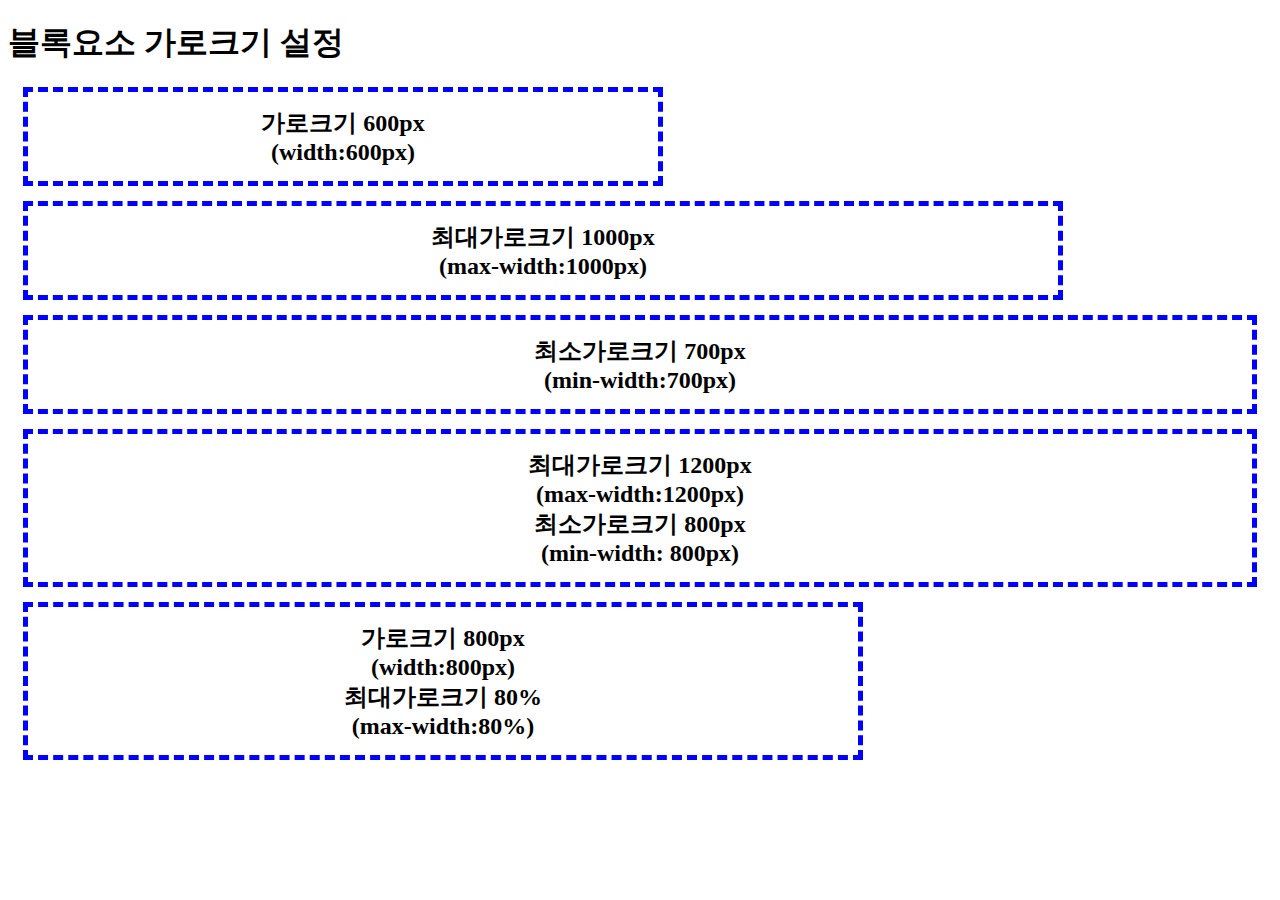
<file: 02.CSS학습/04.블록가로크기.html>
<!DOCTYPE html>
<html lang="en">
<head>
    <meta charset="UTF-8">
    <meta name="viewport" content="width=device-width, initial-scale=1.0">
    <title>06. 블록요소 가로크기 설정</title>
    <style>
        .bx{
            border: 5px dashed blue;
            padding: 15px;
            margin: 15px;

            /* font-variant: small-caps;
            참고) 영문체 소문자를 작은 대문자로 표시하는 속성셋팅 */

            /* 글자한번에 셋팅하기
            font: 스타일 두께 크기/줄간격 글자체
            font: 스두크/줄체 */
            font: bold 24px '맑은 고딕','굴림';
            text-align: center;
        }

        /* 1. 가로크기 600px 
        - 블록요소는 가로크기를 주지 않으면
        auto 인 상태이므로 부모박스를 채움
        가로크기를 주게되면 그 크기를 유지함
        (만약 화면이 작아질때 셋팅된 크기이하에서는
        가로 스크롤바가 생기게됨!) 
        */
        .bx1{
            width: 600px;
        }

        /* 2. 최대가로크기 1000px 
            - max-width 속성을 셋팅하면 블록박스의
            가로크기 최대값 보다 부모박스가 크면 
            유지하다가 작아지면 auto로 전환되어 부모박스를
            채우게된다!(가로스크롤이 안생김!)
        */
        .bx2{
            max-width: 1000px;/* maw1000 */
        }

        /* 3. 최소가로크기 700px
            - min-width 를 설정하게 되면 설정된 크기보다
            부모박스가 큰경우 auto로 자동채우기를 하다가
            작아지면 설정된 크기를 유지하게 된다!
            (디자인상 최소크기 지정 요구시 셋팅하게됨!)
        */
        .bx3{
            min-width: 700px;/* mw700 */
        }

        /* 4. 최대 1200px 최소 800px 가로크기 지정 
            - 최대크기보다는 안커지고 최소크기보다는
            안작아지게 셋팅하고 중간크기일때는 auto로
            부모박스를 자동채우기한다!
        */
        .bx4{
            max-width: 1200px;
            min-width: 800px;
        }

        /* 5. 가로크기 800px, 최대가로크기 80% 
            - 기본 크기 설정을 유지하다가 부모박스크기가
            지정된 최대크기% 이하로 내려오면 박스크기를
            해당 %로 유지하며 변경된다!
        */
        .bx5{
            width: 800px;
            max-width: 80%;/* maw80p */
        }
        /*
                [ 최대가로크기 / 최소가로크기 설정 정리! ]

                1. max-width : 최대가로크기 제한
                -> 최대크기보다 작아지면 auto전환
                -> 값을 %로 줄경우 부모박스크기를 기준하여
                그 크기보다 작아질 경우 %가 적용된다!
                이때 보통 width크기가 설정되어 있다(.bx5예)

                2. min-width : 최소가로크기 제한
                -> 최소크기보다 커지면 auto전환
            */
    </style>
</head>
<body>
    
    <h1>블록요소 가로크기 설정</h1>

    <div class="bx bx1">
        가로크기 600px <br>
        (width:600px)
    </div>
    <div class="bx bx2">
        최대가로크기 1000px <br>
        (max-width:1000px)
    </div>
    <div class="bx bx3">
        최소가로크기 700px <br>
        (min-width:700px)
    </div>
    <div class="bx bx4">
        최대가로크기 1200px <br>
        (max-width:1200px) <br>
        최소가로크기 800px <br>
        (min-width: 800px)
    </div>
    <div class="bx bx5">
        가로크기 800px <br>
        (width:800px) <br>
        최대가로크기 80% <br>
        (max-width:80%)
    </div>

    
</body>
</html>
</file>
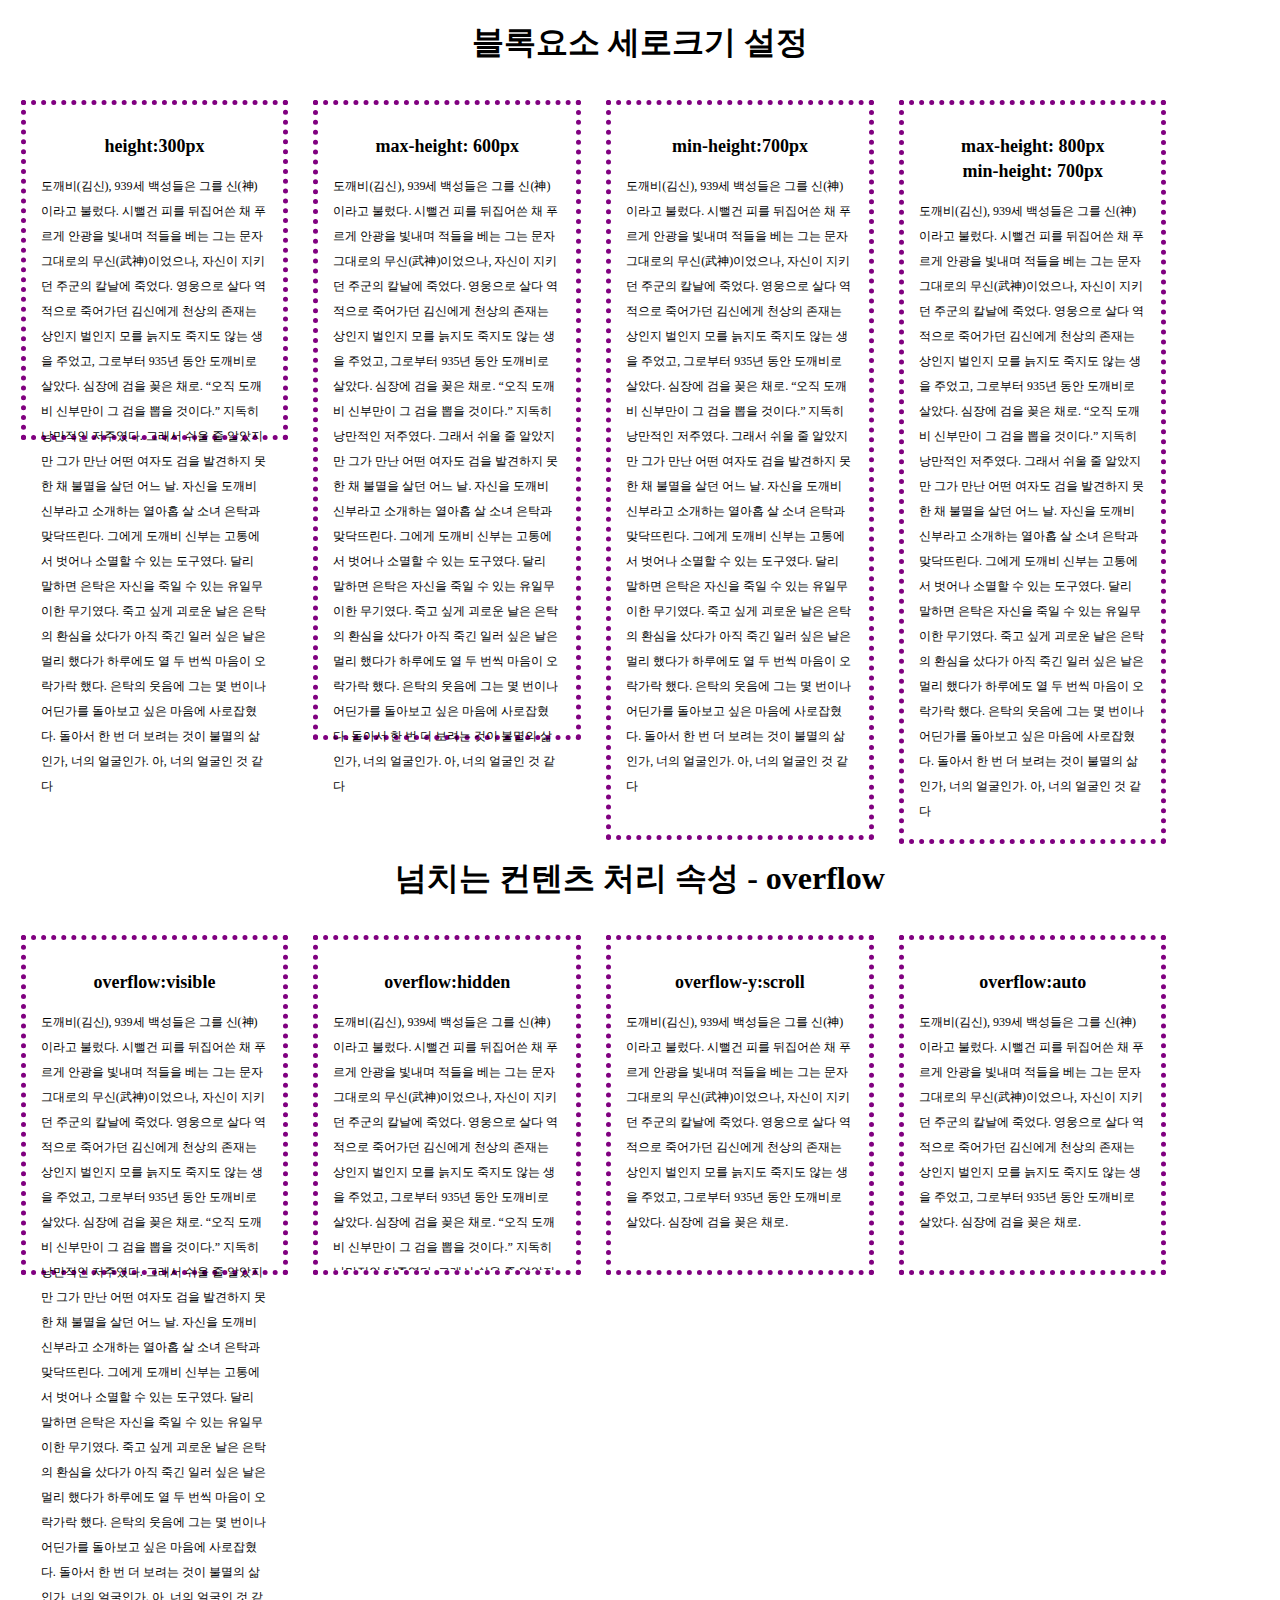
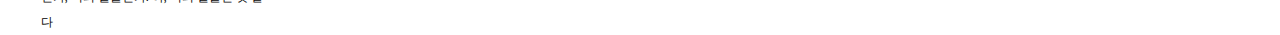
<file: 02.CSS학습/05.블록세로크기.html>
<!DOCTYPE html>
<html lang="en">
<head>
    <meta charset="UTF-8">
    <meta name="viewport" content="width=device-width, initial-scale=1.0">
    <title>07. 블록요소 세로크기 설정 및 overflow 설정</title>
    <style>
        h1,h2{
            text-align: center; 
            /* float지우기 셋팅 */ 
            clear: both;          
        }

        /* body가 마지막 자식div의 float때문에
        망가지므로 가상요소로 clear설정하기 */
        body::after{
            content: '';
            display: block;
            clear: both;
        }

        .bx{
            width: 18%;
            margin: 1%;
            padding: 15px;
            border: 5px dotted purple;
            font: 12px/25px '굴림';

            /* 블록요소 옆으로 흐르게 */
            float: left;
        }

        /* 
            [ 블록요소의 높이값 ]
            - 기본값은 auto
            -> 내용만큼만 늘어남!
            - 기본적으로 블록요소는
            인라인요소(글자,이미지 등)가
            랩핑되어 좁으면 아랫줄로 줄바꿈되어
            내려감!
            (참고: 줄바꿈방지속성은 white-space: nowrap;)
        */

        /* 1. 높이값 300px 
            - 특정 크기의 높이를 가지면
            내용이 많아질 경우 박스 바깥으로 내용이
            넘쳐서 나가게 된다!
            이때 나간 컨텐츠 처리에 대한 속성은
            overflow 이고 그 값은 visible이다!
            이런 박스를 기본박스인 visible 박스라고 함!
        */
        .bx1{
            height: 300px;
        }

        /* 2. 최대높이값 600px 
            - 지정된 크기 전에는 auto상태로
            내용만큼 늘어나다가 지정된 크기를 넘어설 경우
            그 크기를 유지한다!
        */
        .bx2{
            max-height: 600px;/* mah600 */
        }

        /* 3. 최소높이 700px
            - 최소높이 설정값 보다 내용이 적을 경우에도
            최소높이를 유지함!
            - 디자인상 박스의 최소 높이를 유지하며
            내용이 유동적이어서 너무 내용이 없을 때를 
            대비하여 줄 수 있다!
        */
        .bx3{
            min-height: 700px;/* mh700 */
        }
        /* 4. 최대 800px, 최소 700px 높이값 */
        .bx4{
            max-height: 800px;/* mah800 */
            min-height: 700px;/* mh700 */
        }

        /* 
            [ overflow 속성이란? ]
            - 블록박스 내용요소가 넘칠때 보이는 옵션을
            설정하는 속성
            - 기본값 : visible -> 넘치는 내용 보임!
            - 세부속성:
                가로축 -> overflow-x
                세로축 -> overflow-y
        */
        /* 1. overflow: visible (ovv) */
        .ov1{
            overflow: visible;
            /* 설정값 안줘도 기본값임! */
        }
        /* 2. overflow: hidden (oh) */
        .ov2{
            overflow: hidden;
            /* 추가로 넘치는 자식만 숨기는게 아니고
            자식요소 블록박스 중 첫번째와 마지막 자식의
            마진값을 포함시킬때도 사용할 수 있다!
             */
        }
        /* 3. overflow-y: scroll (oys) */
        .ov3{
            /* overflow: scroll; 
                - 전체설정에 주면 x,y축 스크롤바트랙이 
                모두 생성됨. 따라서 y축만 따로 준다!
                - 스크롤바 트랙은 내용이 적어도 나타나있음!
            */
            overflow-y: scroll;
        }
        /* 4. overflow: auto (ova) 
            - 내용이 박스보다 많아지면 자동으로 세로방향
            스크롤바 트랙이 표시된다!(방향별 셋팅 불필요!)
        */
        .ov4{
            overflow: auto;            
        }
    </style>
</head>
<body>
    <h1>블록요소 세로크기 설정</h1>

    <div class="bx bx1">
        <h2>height:300px</h2>
        도깨비(김신), 939세

        백성들은 그를 신(神)이라고 불렀다. 시뻘건 피를 뒤집어쓴 채 푸르게 안광을 빛내며 적들을 베는 그는 문자 그대로의 무신(武神)이었으나, 자신이 지키던 주군의 칼날에 죽었다. 영웅으로 살다 역적으로
        죽어가던 김신에게 천상의 존재는 상인지 벌인지 모를 늙지도 죽지도 않는 생을 주었고, 그로부터 935년 동안 도깨비로 살았다. 심장에 검을 꽂은 채로.

        “오직 도깨비 신부만이 그 검을 뽑을 것이다.” 지독히 낭만적인 저주였다. 그래서 쉬울 줄 알았지만 그가 만난 어떤 여자도 검을 발견하지 못한 채 불멸을 살던 어느 날. 자신을 도깨비 신부라고 소개하는
        열아홉 살 소녀 은탁과 맞닥뜨린다. 그에게 도깨비 신부는 고통에서 벗어나 소멸할 수 있는 도구였다. 달리 말하면 은탁은 자신을 죽일 수 있는 유일무이한 무기였다.

        죽고 싶게 괴로운 날은 은탁의 환심을 샀다가 아직 죽긴 일러 싶은 날은 멀리 했다가 하루에도 열 두 번씩 마음이 오락가락 했다. 은탁의 웃음에 그는 몇 번이나 어딘가를 돌아보고 싶은 마음에 사로잡혔다.
        돌아서 한 번 더 보려는 것이 불멸의 삶인가, 너의 얼굴인가. 아, 너의 얼굴인 것 같다
    </div>
    <div class="bx bx2">
        <h2>max-height: 600px</h2>
        도깨비(김신), 939세

        백성들은 그를 신(神)이라고 불렀다. 시뻘건 피를 뒤집어쓴 채 푸르게 안광을 빛내며 적들을 베는 그는 문자 그대로의 무신(武神)이었으나, 자신이 지키던 주군의 칼날에 죽었다. 영웅으로 살다 역적으로
        죽어가던 김신에게 천상의 존재는 상인지 벌인지 모를 늙지도 죽지도 않는 생을 주었고, 그로부터 935년 동안 도깨비로 살았다. 심장에 검을 꽂은 채로.

        “오직 도깨비 신부만이 그 검을 뽑을 것이다.” 지독히 낭만적인 저주였다. 그래서 쉬울 줄 알았지만 그가 만난 어떤 여자도 검을 발견하지 못한 채 불멸을 살던 어느 날. 자신을 도깨비 신부라고 소개하는
        열아홉 살 소녀 은탁과 맞닥뜨린다. 그에게 도깨비 신부는 고통에서 벗어나 소멸할 수 있는 도구였다. 달리 말하면 은탁은 자신을 죽일 수 있는 유일무이한 무기였다.

        죽고 싶게 괴로운 날은 은탁의 환심을 샀다가 아직 죽긴 일러 싶은 날은 멀리 했다가 하루에도 열 두 번씩 마음이 오락가락 했다. 은탁의 웃음에 그는 몇 번이나 어딘가를 돌아보고 싶은 마음에 사로잡혔다.
        돌아서 한 번 더 보려는 것이 불멸의 삶인가, 너의 얼굴인가. 아, 너의 얼굴인 것 같다
    </div>
    <div class="bx bx3">
        <h2>min-height:700px</h2>
        도깨비(김신), 939세

        백성들은 그를 신(神)이라고 불렀다. 시뻘건 피를 뒤집어쓴 채 푸르게 안광을 빛내며 적들을 베는 그는 문자 그대로의 무신(武神)이었으나, 자신이 지키던 주군의 칼날에 죽었다. 영웅으로 살다 역적으로
        죽어가던 김신에게 천상의 존재는 상인지 벌인지 모를 늙지도 죽지도 않는 생을 주었고, 그로부터 935년 동안 도깨비로 살았다. 심장에 검을 꽂은 채로.

        “오직 도깨비 신부만이 그 검을 뽑을 것이다.” 지독히 낭만적인 저주였다. 그래서 쉬울 줄 알았지만 그가 만난 어떤 여자도 검을 발견하지 못한 채 불멸을 살던 어느 날. 자신을 도깨비 신부라고 소개하는
        열아홉 살 소녀 은탁과 맞닥뜨린다. 그에게 도깨비 신부는 고통에서 벗어나 소멸할 수 있는 도구였다. 달리 말하면 은탁은 자신을 죽일 수 있는 유일무이한 무기였다.

        죽고 싶게 괴로운 날은 은탁의 환심을 샀다가 아직 죽긴 일러 싶은 날은 멀리 했다가 하루에도 열 두 번씩 마음이 오락가락 했다. 은탁의 웃음에 그는 몇 번이나 어딘가를 돌아보고 싶은 마음에 사로잡혔다.
        돌아서 한 번 더 보려는 것이 불멸의 삶인가, 너의 얼굴인가. 아, 너의 얼굴인 것 같다
    </div>
    <div class="bx bx4">
        <h2>
            max-height: 800px <br>
            min-height: 700px
        </h2>
        도깨비(김신), 939세

        백성들은 그를 신(神)이라고 불렀다. 시뻘건 피를 뒤집어쓴 채 푸르게 안광을 빛내며 적들을 베는 그는 문자 그대로의 무신(武神)이었으나, 자신이 지키던 주군의 칼날에 죽었다. 영웅으로 살다 역적으로
        죽어가던 김신에게 천상의 존재는 상인지 벌인지 모를 늙지도 죽지도 않는 생을 주었고, 그로부터 935년 동안 도깨비로 살았다. 심장에 검을 꽂은 채로.

        “오직 도깨비 신부만이 그 검을 뽑을 것이다.” 지독히 낭만적인 저주였다. 그래서 쉬울 줄 알았지만 그가 만난 어떤 여자도 검을 발견하지 못한 채 불멸을 살던 어느 날. 자신을 도깨비 신부라고 소개하는
        열아홉 살 소녀 은탁과 맞닥뜨린다. 그에게 도깨비 신부는 고통에서 벗어나 소멸할 수 있는 도구였다. 달리 말하면 은탁은 자신을 죽일 수 있는 유일무이한 무기였다.

        죽고 싶게 괴로운 날은 은탁의 환심을 샀다가 아직 죽긴 일러 싶은 날은 멀리 했다가 하루에도 열 두 번씩 마음이 오락가락 했다. 은탁의 웃음에 그는 몇 번이나 어딘가를 돌아보고 싶은 마음에 사로잡혔다.
        돌아서 한 번 더 보려는 것이 불멸의 삶인가, 너의 얼굴인가. 아, 너의 얼굴인 것 같다
    </div>

    <h1>넘치는 컨텐츠 처리 속성 - overflow</h1>

    <div class="bx bx1 ov1">
        <h2>overflow:visible</h2>
        도깨비(김신), 939세

        백성들은 그를 신(神)이라고 불렀다. 시뻘건 피를 뒤집어쓴 채 푸르게 안광을 빛내며 적들을 베는 그는 문자 그대로의 무신(武神)이었으나, 자신이 지키던 주군의 칼날에 죽었다. 영웅으로 살다 역적으로
        죽어가던 김신에게 천상의 존재는 상인지 벌인지 모를 늙지도 죽지도 않는 생을 주었고, 그로부터 935년 동안 도깨비로 살았다. 심장에 검을 꽂은 채로.

        “오직 도깨비 신부만이 그 검을 뽑을 것이다.” 지독히 낭만적인 저주였다. 그래서 쉬울 줄 알았지만 그가 만난 어떤 여자도 검을 발견하지 못한 채 불멸을 살던 어느 날. 자신을 도깨비 신부라고 소개하는
        열아홉 살 소녀 은탁과 맞닥뜨린다. 그에게 도깨비 신부는 고통에서 벗어나 소멸할 수 있는 도구였다. 달리 말하면 은탁은 자신을 죽일 수 있는 유일무이한 무기였다.

        죽고 싶게 괴로운 날은 은탁의 환심을 샀다가 아직 죽긴 일러 싶은 날은 멀리 했다가 하루에도 열 두 번씩 마음이 오락가락 했다. 은탁의 웃음에 그는 몇 번이나 어딘가를 돌아보고 싶은 마음에 사로잡혔다.
        돌아서 한 번 더 보려는 것이 불멸의 삶인가, 너의 얼굴인가. 아, 너의 얼굴인 것 같다
    </div>

    <div class="bx bx1 ov2">
        <h2>overflow:hidden</h2>
        도깨비(김신), 939세

        백성들은 그를 신(神)이라고 불렀다. 시뻘건 피를 뒤집어쓴 채 푸르게 안광을 빛내며 적들을 베는 그는 문자 그대로의 무신(武神)이었으나, 자신이 지키던 주군의 칼날에 죽었다. 영웅으로 살다 역적으로
        죽어가던 김신에게 천상의 존재는 상인지 벌인지 모를 늙지도 죽지도 않는 생을 주었고, 그로부터 935년 동안 도깨비로 살았다. 심장에 검을 꽂은 채로.

        “오직 도깨비 신부만이 그 검을 뽑을 것이다.” 지독히 낭만적인 저주였다. 그래서 쉬울 줄 알았지만 그가 만난 어떤 여자도 검을 발견하지 못한 채 불멸을 살던 어느 날. 자신을 도깨비 신부라고 소개하는
        열아홉 살 소녀 은탁과 맞닥뜨린다. 그에게 도깨비 신부는 고통에서 벗어나 소멸할 수 있는 도구였다. 달리 말하면 은탁은 자신을 죽일 수 있는 유일무이한 무기였다.

        죽고 싶게 괴로운 날은 은탁의 환심을 샀다가 아직 죽긴 일러 싶은 날은 멀리 했다가 하루에도 열 두 번씩 마음이 오락가락 했다. 은탁의 웃음에 그는 몇 번이나 어딘가를 돌아보고 싶은 마음에 사로잡혔다.
        돌아서 한 번 더 보려는 것이 불멸의 삶인가, 너의 얼굴인가. 아, 너의 얼굴인 것 같다
    </div>

    <div class="bx bx1 ov3">
        <h2>overflow-y:scroll</h2>
        도깨비(김신), 939세

        백성들은 그를 신(神)이라고 불렀다. 시뻘건 피를 뒤집어쓴 채 푸르게 안광을 빛내며 적들을 베는 그는 문자 그대로의 무신(武神)이었으나, 자신이 지키던 주군의 칼날에 죽었다. 영웅으로 살다 역적으로
        죽어가던 김신에게 천상의 존재는 상인지 벌인지 모를 늙지도 죽지도 않는 생을 주었고, 그로부터 935년 동안 도깨비로 살았다. 심장에 검을 꽂은 채로.

        <span style="display: none;">
            “오직 도깨비 신부만이 그 검을 뽑을 것이다.” 지독히 낭만적인 저주였다. 그래서 쉬울 줄 알았지만 그가 만난 어떤 여자도 검을 발견하지 못한 채 불멸을 살던 어느 날. 자신을 도깨비 신부라고 소개하는
            열아홉 살 소녀 은탁과 맞닥뜨린다. 그에게 도깨비 신부는 고통에서 벗어나 소멸할 수 있는 도구였다. 달리 말하면 은탁은 자신을 죽일 수 있는 유일무이한 무기였다.
    
            죽고 싶게 괴로운 날은 은탁의 환심을 샀다가 아직 죽긴 일러 싶은 날은 멀리 했다가 하루에도 열 두 번씩 마음이 오락가락 했다. 은탁의 웃음에 그는 몇 번이나 어딘가를 돌아보고 싶은 마음에 사로잡혔다.
            돌아서 한 번 더 보려는 것이 불멸의 삶인가, 너의 얼굴인가. 아, 너의 얼굴인 것 같다
        </span>
    </div>

    <div class="bx bx1 ov4">
        <h2>overflow:auto</h2>
        도깨비(김신), 939세

        백성들은 그를 신(神)이라고 불렀다. 시뻘건 피를 뒤집어쓴 채 푸르게 안광을 빛내며 적들을 베는 그는 문자 그대로의 무신(武神)이었으나, 자신이 지키던 주군의 칼날에 죽었다. 영웅으로 살다 역적으로
        죽어가던 김신에게 천상의 존재는 상인지 벌인지 모를 늙지도 죽지도 않는 생을 주었고, 그로부터 935년 동안 도깨비로 살았다. 심장에 검을 꽂은 채로.

        
        <span style="display: none;">
            “오직 도깨비 신부만이 그 검을 뽑을 것이다.” 지독히 낭만적인 저주였다. 그래서 쉬울 줄 알았지만 그가 만난 어떤 여자도 검을 발견하지 못한 채 불멸을 살던 어느 날. 자신을 도깨비 신부라고 소개하는
            열아홉 살 소녀 은탁과 맞닥뜨린다. 그에게 도깨비 신부는 고통에서 벗어나 소멸할 수 있는 도구였다. 달리 말하면 은탁은 자신을 죽일 수 있는 유일무이한 무기였다.
    
            죽고 싶게 괴로운 날은 은탁의 환심을 샀다가 아직 죽긴 일러 싶은 날은 멀리 했다가 하루에도 열 두 번씩 마음이 오락가락 했다. 은탁의 웃음에 그는 몇 번이나 어딘가를 돌아보고 싶은 마음에 사로잡혔다.
            돌아서 한 번 더 보려는 것이 불멸의 삶인가, 너의 얼굴인가. 아, 너의 얼굴인 것 같다
        </span>
    </div>

</body>
</html>
</file>
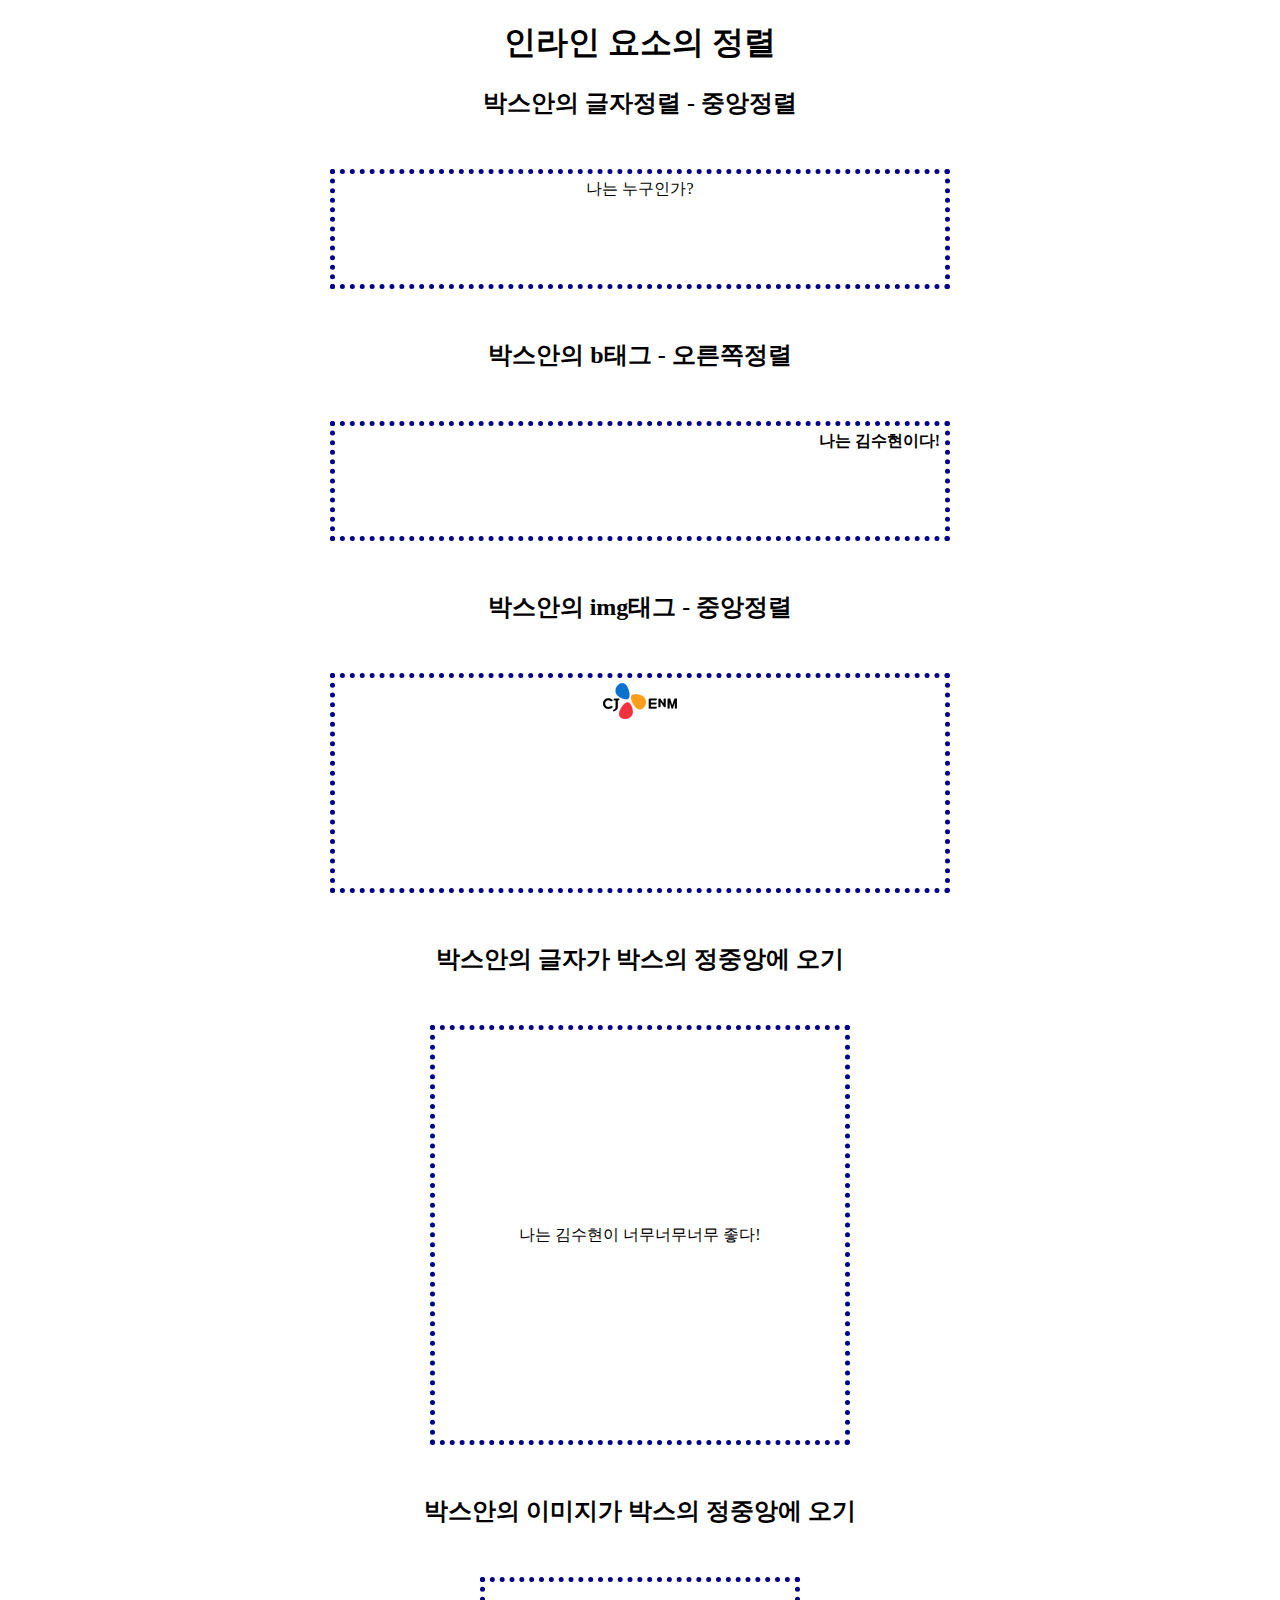
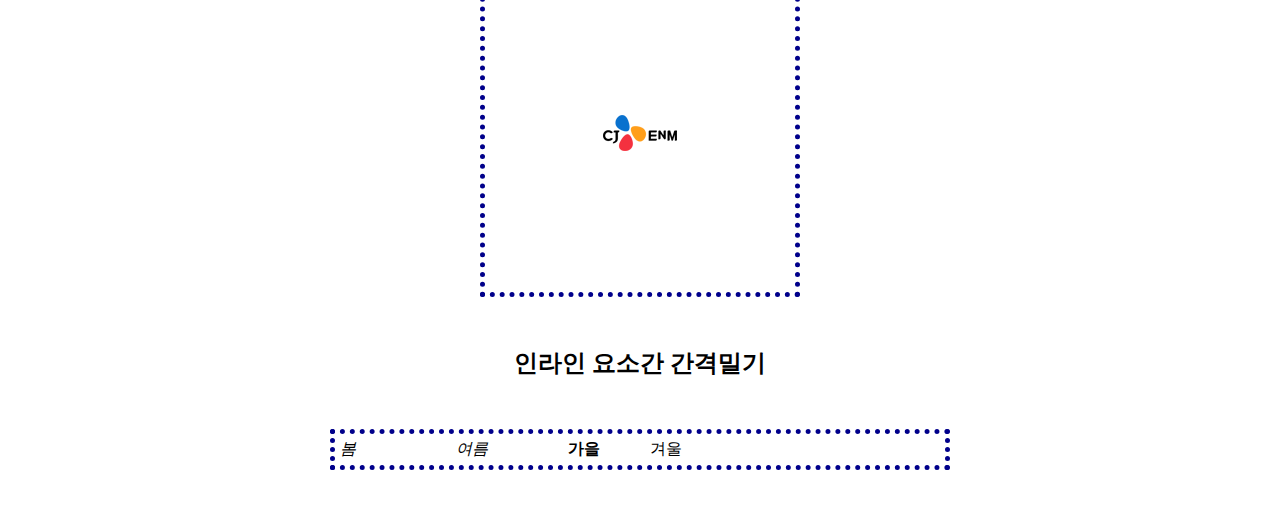
<file: 02.CSS학습/06.인라인정렬.html>
<!DOCTYPE html>
<html>
    <head>
        <meta charset="utf-8">
        <title>인라인 요소의 정렬</title>
        <style>
            h1,h2{
                text-align: center;
            }
            /* 박스공통 */
            .bx{
                border: 5px dotted darkblue;
                width: 600px;
                margin: 50px auto;/* 블록중앙정렬 */
                padding: 5px;
            }
            /* 기본적으로 인라인요소나 글자는 박스의 텍스트정렬로 셋팅한다! */
            /* 1번박스 - 가로중앙정렬*/
            .bx1{
                
                height: 100px;
                /* 세로중앙은 줄간격을 
                높이값과 같은 값으로 셋팅함! */
                text-align: center;
            }
            /* 2번박스 - 가로오른쪽정렬 */
            .bx2{
                text-align: right;
                /* 텍스트 정렬은 인라인요소에도 동일하게 적용! */
                height: 100px;
            }
            /* 3번박스 - 이미지 가로중앙정렬 */
            .bx3{
                text-align: center;
                height: 200px;
            }
            /* 인라인 요소의 세로정렬은 일반적으로 line-height를 사용한다! */
            /* 4번박스 - 글자정중앙 */
            .bx4{
                width: auto;
                /* 기존공통 .bx에 width 크기가
                이미 셋팅되어서 max-width가
                적용안되므로 이것을 auto 로
                전환해 줘야한다! */
                max-width: 400px;
                height: 400px;
                /* 박스자식요소 인라인 가로중앙 - text-align */
                text-align: center;
                /* 박스자식요소 인라인 세로중앙 - line-height */
                line-height: 400px;
                /* 
                    세로중앙은 높이값과 같은 값으로 설정!
                    -> 단, 한줄짜리 글자일때만 적용
                    보통 한줄짜리일 경우 혹시 모를 줄바꿈을 
                    방지하기 위해 white-space: nowrap;
                    줄바꿈방지 설정을 함!
                 */

                 /* 글자내용 넘칠때 말줄임표 ... 셋팅 */
                 /* 1.한줄짜리 글자 줄바꿈방지 */
                 white-space: nowrap;
                 /* 2.넘치는 자식요소 숨기기 */
                 overflow: hidden;
                 /* 3.넘치는글자 말줄임표 셋팅 */
                 text-overflow: ellipsis;
                 
            }

            /* 5번박스 - 이미지 정중앙 */
            .bx5{
                width: 300px;
                height: 300px;
                
                /* 이미지도 텍스트 정렬이 동일하게 적용됨! */
                text-align: center;
                /* 300px + 이미지높이값 36px의 절반인 18px */
                line-height: calc(300px + 36px/2);
                /* 
                    이미지 세로중앙정렬은 이미지 높이값의 절반을
                    line-height에 더하여 셋팅한다!
                 */
            }
            /* 6번박스 - 인라인 요소간 간격밀기 : 오른쪽마진 "여름"글자를 밀어준다! */
            .bx6 i{
               margin-right: 100px;
            }
            .bx6 strong{
                /* 마진: 위 오른 아래 왼 */
               margin: 1000px 50px 2000px 80px;
                /* 인라인요소의 위아래 마진은 적용되지 않는다! 그래서 1000px은 적용안된다! */
            }            

        </style>
    </head>
    <body>
        <h1>인라인 요소의 정렬</h1>

        <h2>박스안의 글자정렬 - 중앙정렬</h2>
        <div class="bx bx1">
            나는 누구인가?
        </div>

        <h2>박스안의 b태그 - 오른쪽정렬</h2>
        <div class="bx bx2">
            <b>나는 김수현이다!</b>
        </div>

        <h2>박스안의 img태그 - 중앙정렬</h2>
        <div class="bx bx3">
            <img src="imgs/blogo.png" alt="로고">
        </div>

        <h2>박스안의 글자가 박스의 정중앙에 오기</h2>
        <div class="bx bx4">
            나는 김수현이 너무너무너무 좋다! 
        </div>
        
        <h2>박스안의 이미지가 박스의 정중앙에 오기</h2>
        <div class="bx bx5">
            <img src="imgs/blogo.png" alt="로고">
        </div>

        <h2>인라인 요소간 간격밀기</h2>
        <div class="bx bx6">
            <i>봄</i><em>여름</em><strong>가을</strong><span>겨울</span>
        </div>

    </body>
</html>
</file>
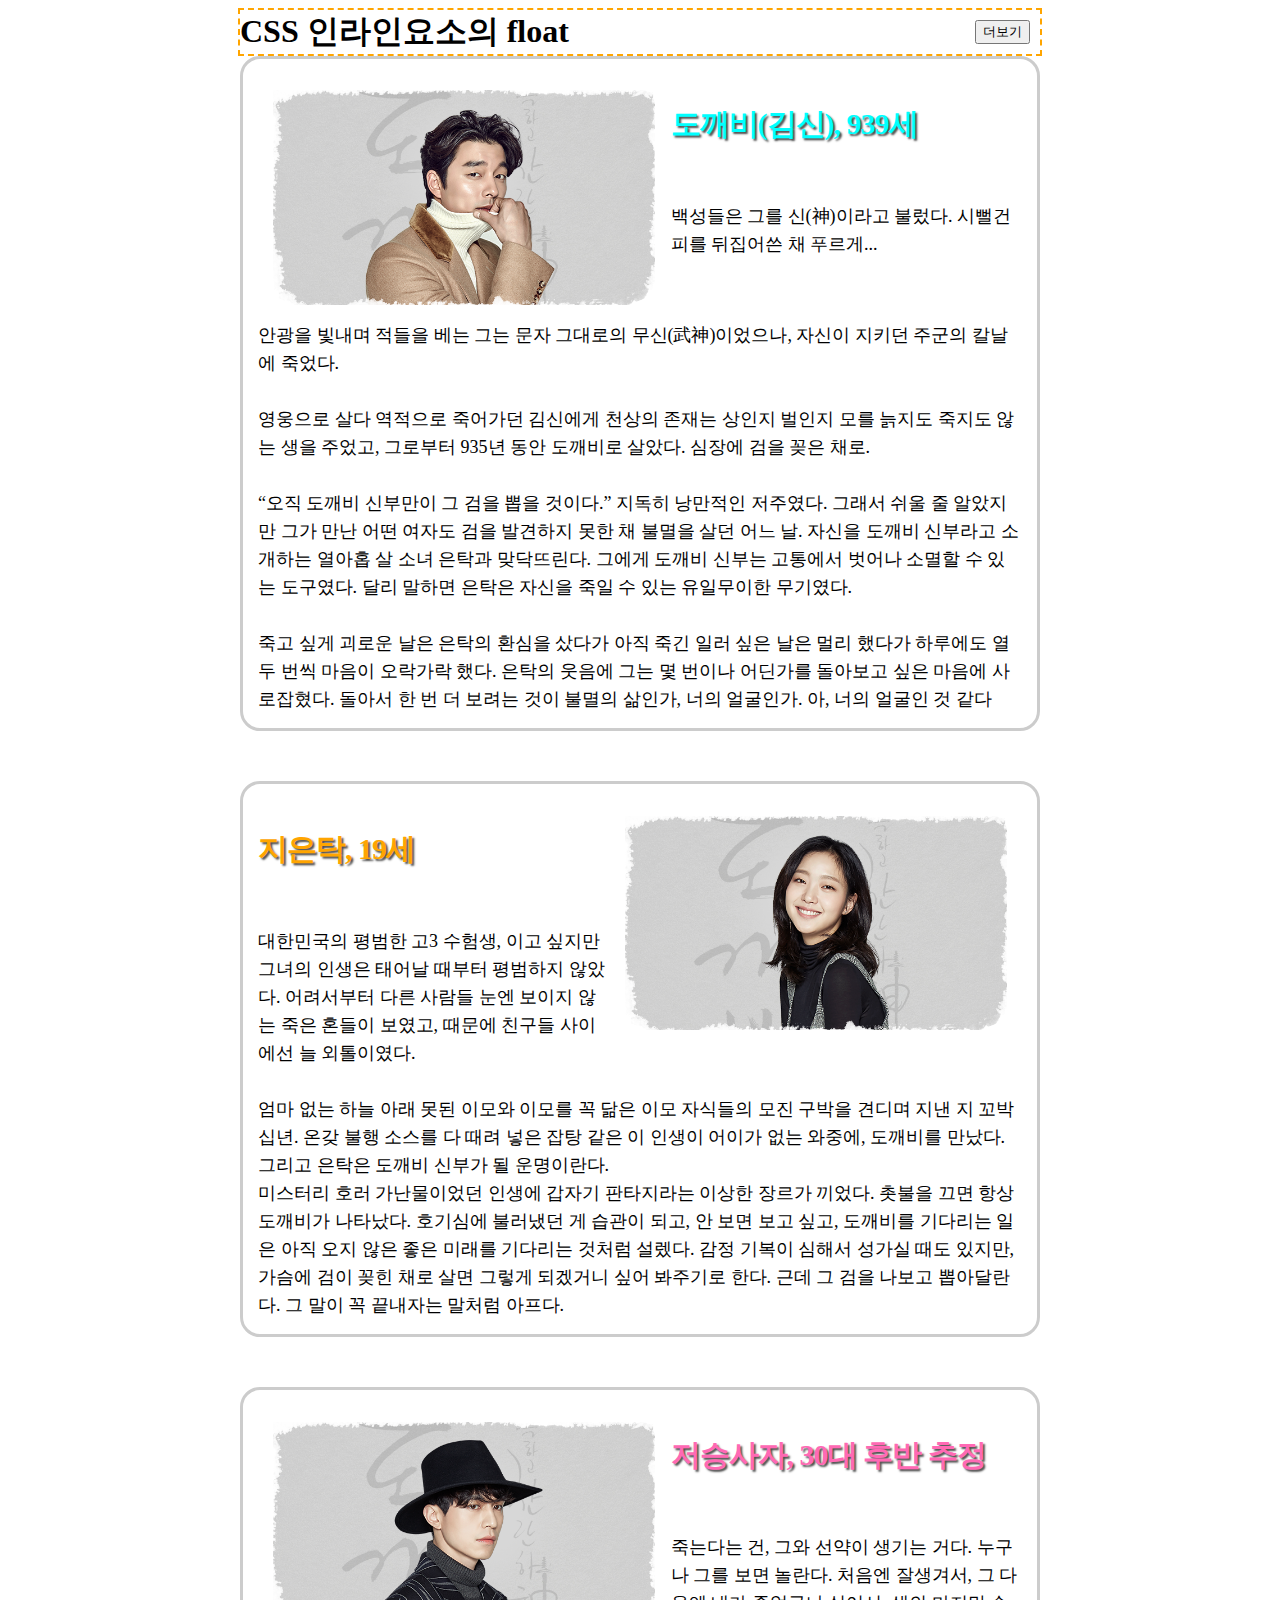
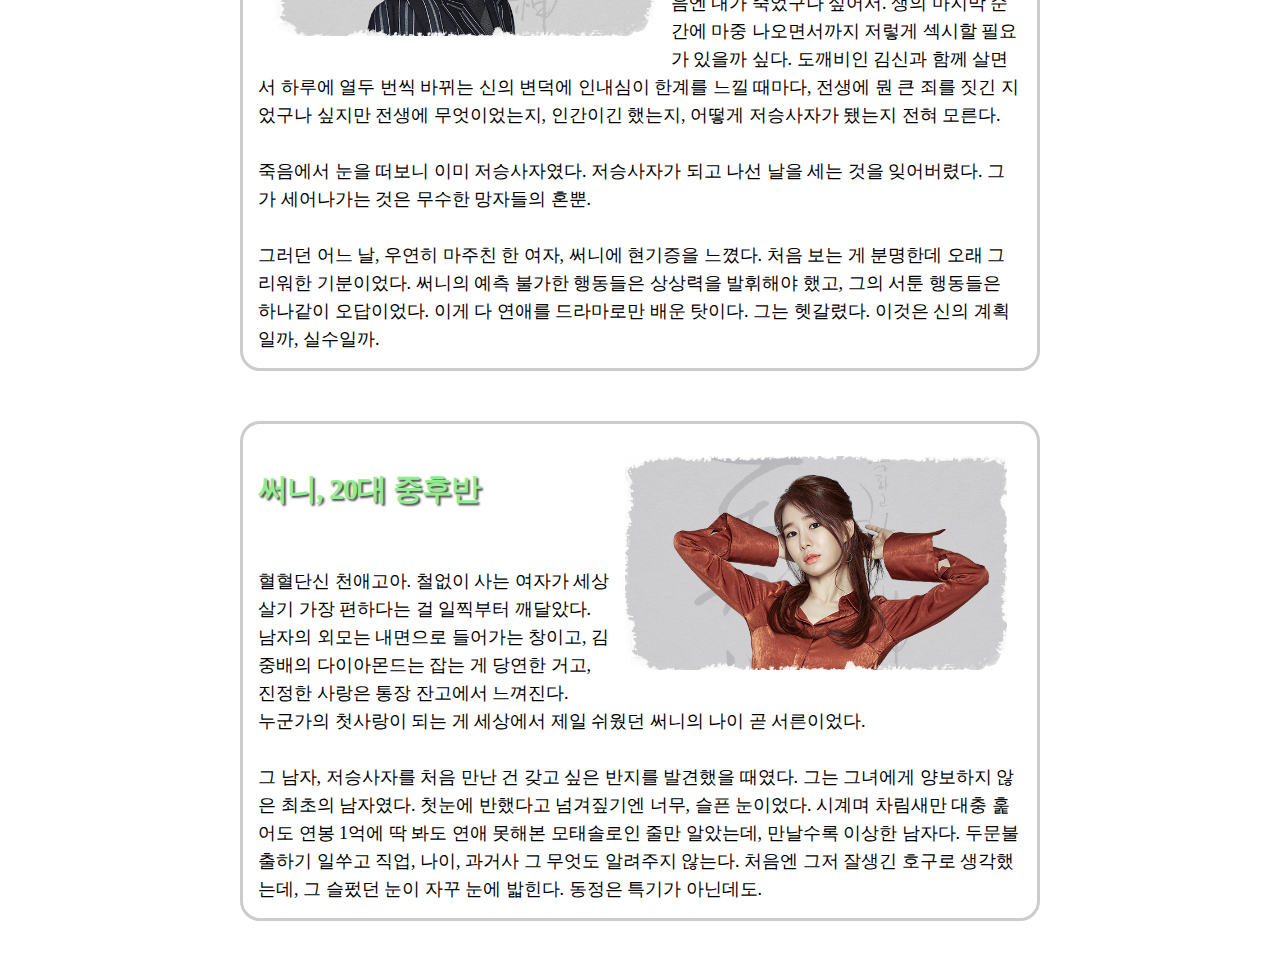
<file: 02.CSS학습/07.인라인플롯.html>
<!DOCTYPE html>
<html>

<head>
    <meta charset="utf-8">
    <title>CSS 인라인요소의 float</title>
    <style>
        /* 타이틀 */
        h1 {
            width: 800px;
            margin: 0 auto;
            border: 2px dashed orange;
        }
        /* 인라인요소의 float으로 오른쪽 끝으로 보내기! */
        h1 button{
            /* 오른쪽 끝으로! */
            float: right;
            /* 마진으로 위치조정! */
            margin: 10px;
        }

        /* 박스공통 */
        .bx {
            width: 800px;
            /* max-width: 100%; */
            /* 박스크기 보다 화면이 작아지면 100%로 전환 */
            margin: 0 auto;
            /* 마영오 - 박스중앙 */
            border: 3px solid #ccc;
            border-radius: 20px;
            padding: 15px;
            margin-bottom: 50px;
            /* 마진하단 */

            /* 보더, 패딩 내부포함 설정 */
            box-sizing: border-box;
            /* 
                box-sizing: border-box;
                - 설정한 박스크기 유지(보더,패딩포함)
                box-sizing: content-box;-> 안줘도 기본값!
                - 설정한 박스크기가 커짐(보더,패딩불포함)
             */

            font-size: 18px;
            /* 기본글자 크기는 16px */
            line-height: 28px;
        }

        /* 캐릭터 이미지 */
        .bx img {
            width: 50%;
            margin: 2%;
        }

        /* 
            인라인요소에서 float속성은 언제 사용하나?
            - 이미지 옆에 글자가 올 경우 이미지 하단라인에
            단 한줄만 올 수 있게 되어있다.
            이때 글이 이미지 오른쪽/왼쪽에 올라와서 흘러가게
            하고 싶을 경우 사용한다!
            float: left -> 이미지는 왼쪽에 글은 오른쪽에 흘러가라! 
            float: right -> 이미지는 오른쪽에 글은 왼쪽에 흘러가라! 
         */
        /* 클래스로 float설정을 만들고 html에 넣어주는 방식을씀 */
        .fll {
            float: left;
        }

        .flr {
            float: right;
        }

        /* float해제용 클래스 */
        .clb {
            clear: both;
            /* 
                float: left 는 clear:left 로
                float: right 는 clear:right 로 해제한다!

                clear:both 는 어떤방향이든 모두 해제설정임!
              */
        }

        /* 원래 디자인을 별도로 변경하려면 태그로 싸야한다!
         그런데 첫번째 글자나 첫번째 줄은 가상요소로 처리할 수 있다! */
        /* 가상요소로 첫번째 줄 디자인변경하기 */
        
        

        /* 개별글자색 넣기 */
        /* 
            .bx요소는 모두 div로 되어있다
            div앞에는 h1태그가 형제요소로 있다
            따라서 child선택 가상요소를 쓸 수 없다!
            왜? h1은 같은 종류의 형제 아니므로!
            이럴때는 type선택 가상요소를 사용한다
            (기억해 보세요~! 나보기가 역겨워 가실때에는....)

            선택자 해석 예시
            .bx:first-of-type::first-line
            클래스 bx인 요소의 첫번째 같은타입요소를 선택하여
            첫번째줄 가상요소를 디자인 변경하시오!
         */

         /* 가상요소 ::first-line 을 사용하여 
         첫라인 타이틀 만들기 */
         .bx::first-line{
           font-size: 30px;
           font-weight: bold;
           font-family: "궁서";
           letter-spacing: -1px;
           line-height: 100px;
           text-shadow: 2px 2px 2px rgba(0, 0, 0, 0.707);
        }

         /* 가상요소::first-line .bx별 글자색 변경 */
         .bx:first-of-type::first-line{
            color: cyan;
         }
         .bx:nth-of-type(2)::first-line{
            color: orange;
         }
         .bx:nth-of-type(3)::first-line{
            color: hotpink;
         }
         .bx:last-of-type::first-line{
            color: lightgreen;
         }
         

        
    </style>
</head>

<body>
    <h1>
        CSS 인라인요소의 float
        <button>더보기</button>
    </h1>

    <div class="bx">
        <img src="imgs/dc1.png" alt="김신" class="fll">

        도깨비(김신), 939세 <br><br>

        백성들은 그를 신(神)이라고 불렀다. 시뻘건 피를 뒤집어쓴 채 푸르게... 

        <div class="clb">안광을 빛내며 적들을 베는 그는 문자 그대로의 무신(武神)이었으나, 자신이 지키던 주군의 칼날에 죽었다. </div>
        <!-- 
            이미지에 float설정은 div조차 끌어당긴다!
            이런경우 div를 별도로 block화 하려면
            clear:both 속성셋팅으로 float을 해제해야한다!
         -->


        <br>
            영웅으로 살다 역적으로
            죽어가던 김신에게 천상의 존재는 상인지 벌인지 모를 늙지도 죽지도 않는 생을 주었고, 그로부터 935년 동안 도깨비로 살았다. 심장에 검을 꽂은 채로.
        
        <br><br>
       

        “오직 도깨비 신부만이 그 검을 뽑을 것이다.” 지독히 낭만적인 저주였다. 그래서 쉬울 줄 알았지만 그가 만난 어떤 여자도 검을 발견하지 못한 채 불멸을 살던 어느 날. 자신을 도깨비 신부라고 소개하는
        열아홉 살 소녀 은탁과 맞닥뜨린다. 그에게 도깨비 신부는 고통에서 벗어나 소멸할 수 있는 도구였다. 달리 말하면 은탁은 자신을 죽일 수 있는 유일무이한 무기였다. <br><br>

        죽고 싶게 괴로운 날은 은탁의 환심을 샀다가 아직 죽긴 일러 싶은 날은 멀리 했다가 하루에도 열 두 번씩 마음이 오락가락 했다. 은탁의 웃음에 그는 몇 번이나 어딘가를 돌아보고 싶은 마음에 사로잡혔다.
        돌아서 한 번 더 보려는 것이 불멸의 삶인가, 너의 얼굴인가. 아, 너의 얼굴인 것 같다
    </div>

    <div class="bx">
        <img src="imgs/dc2.png" alt="지은탁" class="flr">

        지은탁, 19세 <br><br>

        대한민국의 평범한 고3 수험생, 이고 싶지만 그녀의 인생은 태어날 때부터 평범하지 않았다. 
        어려서부터 다른 사람들 눈엔 보이지 않는 죽은 혼들이 보였고, 때문에 친구들 사이에선 늘 외톨이였다. <br><br>
            엄마
            없는 하늘 아래 못된 이모와 이모를 꼭 닮은 이모 자식들의 모진 구박을 견디며 지낸 지 꼬박 십년. 온갖 불행 소스를 다 때려 넣은 잡탕 같은 이 인생이 어이가 없는 와중에, 도깨비를 만났다.
            그리고
            은탁은 도깨비 신부가 될 운명이란다.
<br>
        미스터리 호러 가난물이었던 인생에 갑자기 판타지라는 이상한 장르가 끼었다. 촛불을 끄면 항상 도깨비가 나타났다. 호기심에 불러냈던 게 습관이 되고, 안 보면 보고 싶고, 도깨비를 기다리는 일은 아직
        오지 않은 좋은 미래를 기다리는 것처럼 설렜다. 감정 기복이 심해서 성가실 때도 있지만, 가슴에 검이 꽂힌 채로 살면 그렇게 되겠거니 싶어 봐주기로 한다. 근데 그 검을 나보고 뽑아달란다. 그 말이 꼭
        끝내자는 말처럼 아프다.

    </div>

    <div class="bx">
        <img src="imgs/dc3.png" alt="저승사자" class="fll">

        저승사자, 30대 후반 추정 <br><br>

        죽는다는 건, 그와 선약이 생기는 거다. 누구나 그를 보면 놀란다. 처음엔 잘생겨서, 그 다음엔 내가 죽었구나 싶어서. 생의 마지막 순간에 마중 나오면서까지 저렇게 섹시할 필요가 있을까 싶다. 도깨비인
        김신과 함께 살면서 하루에 열두 번씩 바뀌는 신의 변덕에 인내심이 한계를 느낄 때마다, 전생에 뭔 큰 죄를 짓긴 지었구나 싶지만 전생에 무엇이었는지, 인간이긴 했는지, 어떻게 저승사자가 됐는지 전혀
        모른다. <br><br>

        죽음에서 눈을 떠보니 이미 저승사자였다. 저승사자가 되고 나선 날을 세는 것을 잊어버렸다. 그가 세어나가는 것은 무수한 망자들의 혼뿐. <br><br>

        그러던 어느 날, 우연히 마주친 한 여자, 써니에 현기증을 느꼈다. 처음 보는 게 분명한데 오래 그리워한 기분이었다. 써니의 예측 불가한 행동들은 상상력을 발휘해야 했고, 그의 서툰 행동들은 하나같이
        오답이었다. 이게 다 연애를 드라마로만 배운 탓이다. 그는 헷갈렸다. 이것은 신의 계획일까, 실수일까.
    </div>

    <div class="bx">
        <img src="imgs/dc4.png" alt="써니" class="flr">

        써니, 20대 중후반 <br><br>

        혈혈단신 천애고아. 철없이 사는 여자가 세상 살기 가장 편하다는 걸 일찍부터 깨달았다. 남자의 외모는 내면으로 들어가는 창이고, 김중배의 다이아몬드는 잡는 게 당연한 거고, 진정한 사랑은 통장 잔고에서
        느껴진다.
        <div class="clb">누군가의 첫사랑이 되는 게 세상에서 제일 쉬웠던 써니의 나이 곧 서른이었다.</div>

        <br>
        그 남자, 저승사자를 처음 만난 건 갖고 싶은 반지를 발견했을 때였다. 그는 그녀에게 양보하지 않은 최초의 남자였다. 첫눈에 반했다고 넘겨짚기엔 너무, 슬픈 눈이었다. 시계며 차림새만 대충 훑어도 연봉
        1억에 딱 봐도 연애 못해본 모태솔로인 줄만 알았는데, 만날수록 이상한 남자다. 두문불출하기 일쑤고 직업, 나이, 과거사 그 무엇도 알려주지 않는다. 처음엔 그저 잘생긴 호구로 생각했는데, 그 슬펐던
        눈이 자꾸 눈에 밟힌다. 동정은 특기가 아닌데도.
    </div>
</body>

</html>
</file>
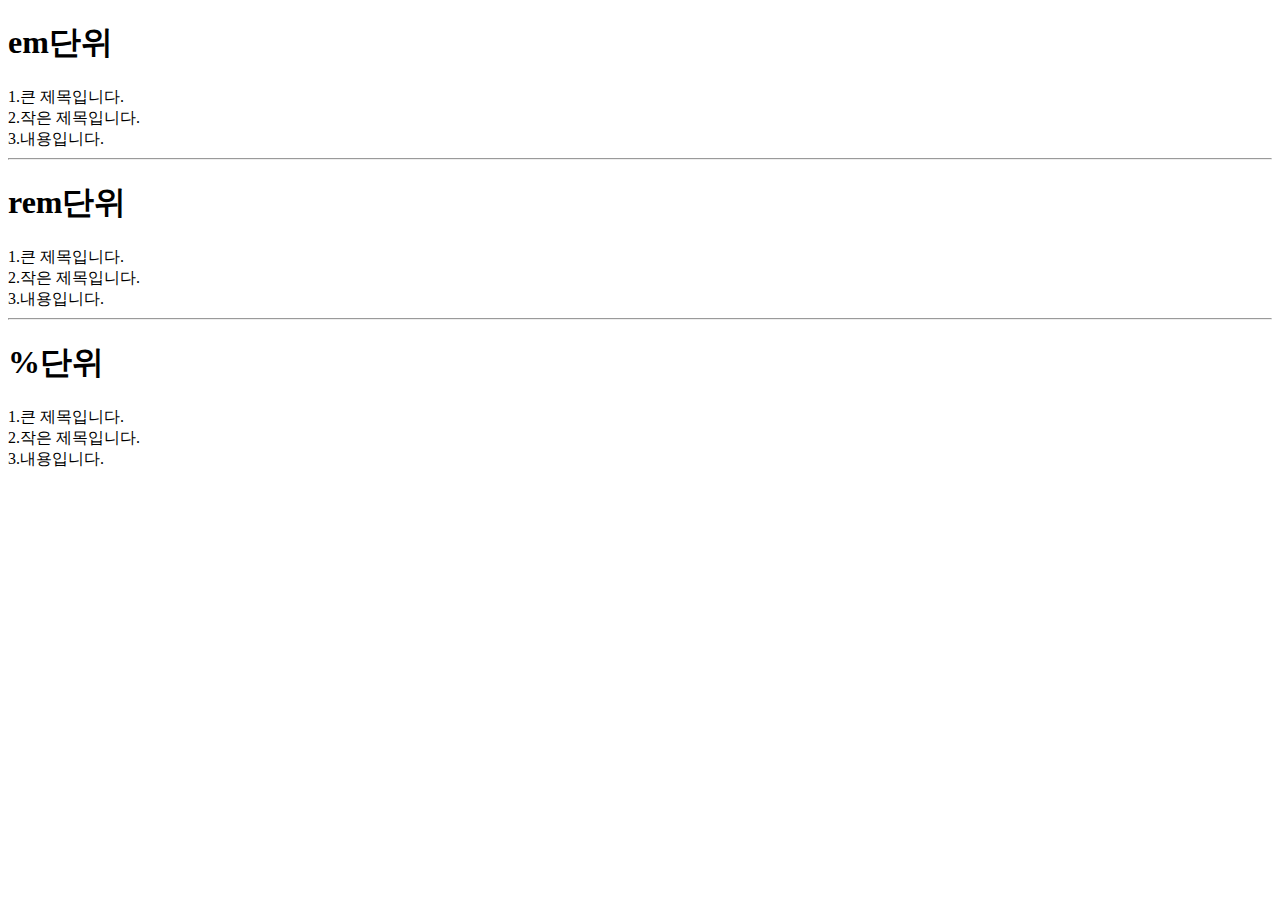
<file: 02.CSS학습/08.글자단위.html>
<!DOCTYPE html>
<html lang="ko">
<head>
    <meta charset="UTF-8">
    <!-- 모바일 뷰포트필수! -->
   <meta name="viewport" content="width=device-width, initial-scale=1.0">
    <title>글자단위</title>
    <style>
        /* 

            ※ 기본적으로 글자크기는 최상위 부모요소로 부터
            하위요소로 상속된다!!!
            -> 브라우저 기본 설정 중 글꼴크기가 중간일때
            16px로 셋팅된다! (기본값을 변경할 수 있고
            기본값이 다를 수 있다!! 주의!! -> "크게"로
            설정되어 있으면 20px이 된다!)

            [ 글자크기 단위 ]

            1. px
            (픽셀단위 - 스크린 픽셀수)

            2. pt
            (포인트단위 - 인쇄잉크 도트개수/인치)

            -> px과 pt의 관계
            브라우저에서 12pt === 16px (이육사)
            -> 1,2이 절대단위

            3. em
            (글자크기의 배수단위:배수의 기준은 부모요소)
            - 기본글자 크기에 따라 1em === 16px, 2em === 32px
            - 만약 기본 글자크기를 변경하면 상대적으로 크기가 변경된다

            4. rem(root em - 배수단위 : 배수의 기준이 root인 html임)

            5. %(퍼센트 단위 : em 배수단위와 유사 100% === 1em)

            - 3,4,5번은 상대단위

            ※ 참고: em 단위의 em은 "엠"으로 발음되고 실제로 "M"문자를
            지칭한다. 활자를 만들때 기본 크기를 "M"문자를 기준한데서
            유래됨

            [ em 또는 rem , % 와 같이 상대단위를 쓰는 이유는? ]

            - 웹 사이트에서 글자크기를 화면에 따라 변경할 경우
            절대단위를 쓰면 모두 하나씩 변경해야 하는 번거로움이 있다!
            (유지보수의 어려움!)

            - 이때 상대 단위를 쓰면 최상위 하나의 절대단위의 크기만
            변경해 주면 모두 상대적으로 그 크기를 변경하게 된다!
            구현과 유지보수의 편리함 때문에 쓰는 것이다!

            [ em 과 rem 의 셋팅상 근본적인 차이! ]

            - html 에서 px을 변경하게 되면 em, rem 모두 변경된다.
            - 그런데 body나 하위 부모 요소의 글자크기를 변경하게되면
            rem으로 셋팅된 부분은 변경되지 않는다!
            왜??? rem은 html의 글자크기를 기준한 단위이기 때문이다!
            - 부모로 부터 상속되는 em, % 는 상대적으로 변경된다!
            - 부분만 변경하고 싶은 경우엔 em 또는 %를 써야할 것이다!

            [ html 글자크기가 자주 10px로 셋팅되어 있는데 이유는? ]
            -> rem 단위 설정시 계산하기 쉽게 하기 위함!

         */

         html{
            
            /* 기본글자크기가 16px이라고 해 놓고 왜?
            여기에 글자크기를 셋팅하는가?
            브라우저 글꼴크기는 달라질 수 있기 때문에
            글자크기를 개발자가 정해주려면 html최상위부모
            에 설정하면 모든 요소에 상속된다!!! */
         }

         /* em 단위 */
         /* em은 배수단위 - 싸고 있는 부모박스의 글자크기를
         기준하여 계산한다! */


         /* 32px */
         .f1{
            /* 
                상속된px * 배수 = 몇px
                16px * x = 32px
                x = 32px / 16px 
                  = 2(배수)
                  -> 2em

                [ em단위 구하기 ]
                em = 구하는px / 상속된px
            */
         }

         /* 24px */
         .f2{
            /* 0.75em = 24px / 32px */
         }

         /* 14px */
         .f3{
            /* 0.58em = 14px / 24px */
         }

         /* rem 단위 - 기준은 html요소 글자크기임! */

         /* 32px */
         .rf1{
            /* rem = 원하는px / html의px
                  = 32px / 16px = 2rem */
         }

         /* 24px */
         .rf2{
            /* rem = 원하는px / html의px
                  = 24px / 16px = 1.5rem */
         }

         /* 14px */
         .rf3{
            /* rem = 원하는px / html의px
                  = 14px / 16px = 0.87rem */
         }


         /* % 단위 -> em단위 * 100 */
         /* 32px */
         .pf1{
            /* 2em * 100 = 200% */
         }
         /* 24px */
         .pf2{
            /* 0.75em * 100 = 75% */
         }
         /* 16px */
         .pf3{
            /* 0.58em * 100 = 58% */
         }

         /* 
            [ CSS 미디어쿼리 ]
            - 화면의 가로크기에 대한
            CSS설정값을 변경할 수 있도록
            코드 구역을 설정하여 변경해주는
            CSS 미디어 체크 코드구역

            형식)
            @media screen and (min-width:몇px) and (max-width:몇px){
                CSS설정
            }
            1. 미디어쿼리 체크파트
                - screen / only screen
                -> 미디어쿼리를 사용할 수 있는
                브라우저만 통과함
            2. 최대크기 : (max-width:몇px)
            3. 최소크기 : (min-width:몇px)
            -> 최대만 쓰면 그 사이즈 이하모두포함
            -> 최소만 쓰면 그 사이즈 이상모두포함
            4. and 연결자 : 구문사이를 연결함
         */
         /* 미디어쿼리 : 1000px 이하 */
         @media screen and (max-width:1000px) {
            /* em단위와 % 단위만 변경됨
            이유는 부모요소로 부터 상속된
            크기를 기준한 상대 단위이기 때문!
            rem단위가 그대로인 이유는
            html크기를 기준하는데 
            변경사항이 없기 때문! */
            body{
            }
         } /* 1000px 이하 */

         /* 미디어쿼리 : 800px 이하 */
         @media screen and (max-width: 800px) {
            /* root인 html 글자크기를 변경함
            rem 단위만 변경됨!
            왜? body크기는 변경되어 있으므로
            영향을 주지 못해 em/%단위는 변경없음 */
            html{
            }
         } /* 800px 이하 */

         /* 미디어쿼리 : 700px 이하 */
         @media screen and (max-width: 700px) {
            /* 상대단위를 개별적으로
            부분상대변경을 할 경우! */
            .wrap{
            }
         } /* 700px 이하 */


         

    </style>
</head>
<body>
    <h1>em단위</h1>
    <div class="wrap">
        <div class="f1">1.큰 제목입니다.
            <div class="f2">2.작은 제목입니다.
                <div class="f3">3.내용입니다.</div>
            </div>
        </div>
    </div>

    <hr>

    <h1>rem단위</h1>
    <div class="rf1">1.큰 제목입니다. 
        <div class="rf2">2.작은 제목입니다. 
            <div class="rf3">3.내용입니다.</div>
        </div>
    </div>

    <hr>

    <h1>%단위</h1>
    <div class="pf1">1.큰 제목입니다. 
        <div class="pf2">2.작은 제목입니다. 
            <div class="pf3">3.내용입니다.</div>
        </div>
    </div>


</body>
</html>
</file>
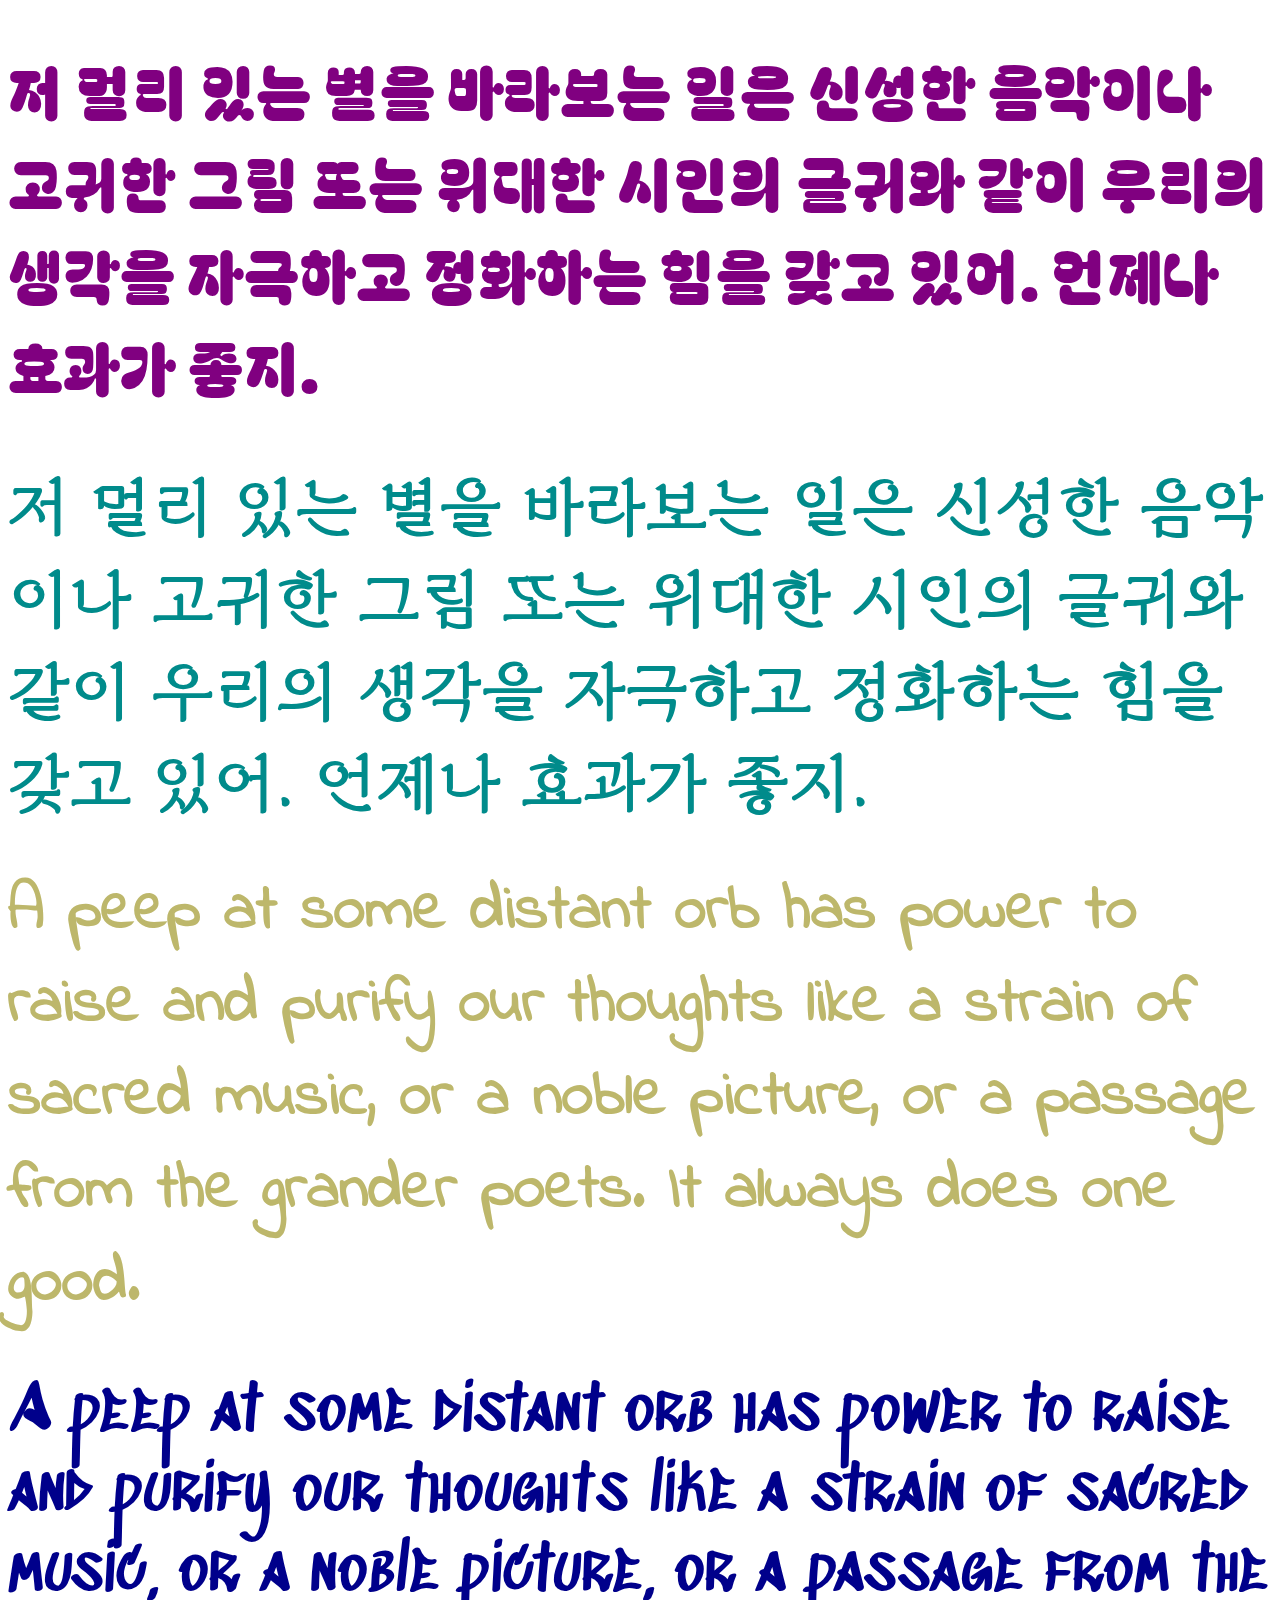
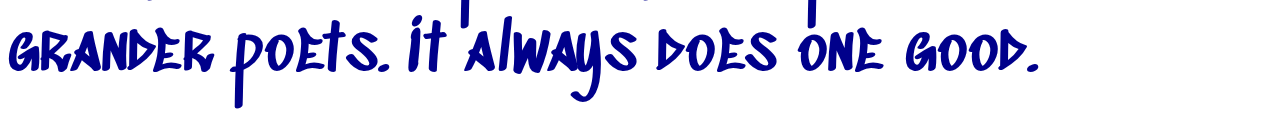
<file: 02.CSS학습/09.웹폰트1.html>
<!DOCTYPE html>
<html>
    <head>
        <meta charset="utf-8">
        <title>웹폰트란 무엇인가?</title>
        <style>
            /* 
            [ 웹폰트란? ]
            - 브라우저에서 사용할 수 있도록 서버에
            폰트를 올려놓고 브라우저가 이를 다운로드
            하여 화면에 폰트가 적용된 요소에서 사용
            할 수 있도록 개발한 폰트형식

            [ 웹폰트의 형식 ]
            1. woff(Web Open Font Format)
            - w3c에서 표준으로 지정한 웹폰트 형식
            - 2017년에 woff2까지 발표됨(압축률,전송속도향상)

            2. eot(embeded open type)
            - ms사에서 개발한 초기버전 웹폰트 형식
            - ie6 ~ ie8 에서 사용함

            3. ttf(true type font)
            - 구형 안드로이드 버전4.4에서 사용함

            (참고: 일반 PC에 설치되는 글꼴형식)
            1. ttf(true type font)
            - 애플사에서 개발한 속도가 빠른 폰트형식
            - 일반 브라우저 혹은 워드프로세서 등 에서
            많이 사용함

            2. otf(open type font)
            - ms+어도비 공동개발한 글꼴
            - ttf보다 정교한 3차원방식으로 글자를 표현함
            - 정교한 대신 무겁고 속도가 느린편임

            [ 웹폰트 코딩법 ]
            @font-face{
                font-family: 웹폰트명(내가지은이름);
                src: url(경로/글꼴명.woff) format("woff"),
                url(경로/글꼴명.ttf) format("truetype"),
                url(경로/글꼴명.eot) format("eot");
            }

            -> 간단히 쓰기
            @font-face{
                font-family: 웹폰트명(내가지은이름);
                src: url(경로/글꼴명.woff) format("woff");
            }

            - 웹폰트의 글꼴명은 자유롭게 지정할 수 있다
            - src 에는 같은 글꼴을 여러형식으로 셋팅할 수 있다
            - 요즘은 이전형식인 eot, ttf 등 을 셋팅 안한다!

            [ 웹폰트 생성법 ]
            1. ttf 등의 일반 글꼴을 구한다.
            (구글폰트, 유료폰트 등)

            2. 웹폰트 변환 프로그램으로 파일을 변환한다
            - ttf(otf) -> woff 로 변환
            - 온라인 웹폰트 변환 사이트도 있다
            (onlinefontconverter.com 등)
            3. 실제 적용할 요소에 CSS 웹폰트 설정을 통해 셋팅한다

            [ 웹폰트가 안나오는 경우 ]
            1. font-face 설정에서 src경로가 부정확할때
            2. 폰트명이 잘못됐을때
            3. woff파일 변환에 문제가 있을때
            (오프라인 변환인 경우 온라인 사이트 변환을
            해보고 문제가 지속되면 비슷 다른 폰트를 
            구해본다! - otf파일이 에러율이 높다!)

            [ font-face 셋팅시 유의점 ]
            1. 폰트명은 font-family 에 써주는데 붙어있는
            영문일 경우 따옴표를 안써도 됨(경로도 마찬가지)
            그런데 띄어쓰기가 되어있다면 따옴표사용
            2. src 에 format을 지정해야 웹폰트 로딩 속도가
            빠르다(브라우저가 파일포멧을 보고 판단하므로!)
            3. 웹폰트 셋팅은 CSS설정 파일 상단에 셋팅해야함!

            [ 폰트 라이센스에 대하여 ]
            1. 무료폰트일 지라도 상업적용도에 대한
            언급이 있어서 제한이 되는 확인한다!
            2. 유료폰트를 불법으로 사용하면 법적으로
            제제를 받을 수 있다(구매후 사용한다!)
            - 특히 윤서체 주의!

            [ 무료폰트 사이트 ]
            구글폰트 : 
            https://fonts.google.com/
             */

            /* 웹폰트 설정 */
            @font-face {
                font-family: '난 베이글이양';
                src: url(./fonts/BagelFatOne-Regular.woff2) format('woff2');
            }
            @font-face {
                font-family: '누굴까';
                src: url(./fonts/Diphylleia-Regular.woff) format('woff');
            }
            @font-face {
                font-family: '인디꽃';
                src: url(./fonts/IndieFlower-Regular.woff) format('woff');
            }
            @font-face {
                font-family: '홍야';
                src: url(./fonts/SedgwickAveDisplay-Regular.woff) format('woff');
            }
             
            
            
            /* 적용하기 */
            .wf1{
                font-family: '난 베이글이양';
                font-weight: normal;
                font-size: 5vw;
                color: purple;
            }
            .wf2{
                font-family: '누굴까';
                font-size: 5vw;
                color: darkcyan;
            }
            .wf3{
                font-family: '인디꽃';
                font-size: 5vw;
                color: darkkhaki;
            }
            .wf4{
                font-family: '홍야';
                font-weight: normal;
                font-size: 5vw;
                color: darkblue;
            }
        </style>
    </head>
    <body>

        <h1 class="wf1">저 멀리 있는 별을 바라보는 일은 신성한 음악이나 고귀한 그림 또는 위대한 시인의 글귀와 같이 우리의 생각을 자극하고 정화하는 힘을 갖고 있어. 언제나 효과가 좋지.</h1>
        <h1 class="wf2">저 멀리 있는 별을 바라보는 일은 신성한 음악이나 고귀한 그림 또는 위대한 시인의 글귀와 같이 우리의 생각을 자극하고 정화하는 힘을 갖고 있어. 언제나 효과가 좋지.</h1>
        <h1 class="wf3">A peep at some distant orb has power to raise and purify our thoughts like a strain of sacred music, or a noble picture, or a passage from the grander poets. It always does one good.</h1>
        <h1 class="wf4">A peep at some distant orb has power to raise and purify our thoughts like a strain of sacred music, or a noble picture, or a passage from the grander poets. It always does one good.</h1>


        
    </body>
</html>
</file>
<file: 01.HTML연습/css/common.css>
@charset "UTF-8";
/* @charset은 css문서의 문자형식을 지정하는 코드. UTF-8은 2byte문자를 처리하는 방식임 */

/* Info PJ 공통 CSS - common.css */


/* 웹폰트 불러오기 */
@import url('https://fonts.googleapis.com/css2?family=Diphylleia&family=Noto+Serif+KR:wght@200..900&display=swap');
/* 웹폰트체 세팅법
font-family: "Noto Serif KR", serif;
font-family: "Diphylleia", serif; */



/* 1. 상단영역 */
.header {
  /* 배경색 */
  background-color: #d0ff4f;
  /* 가로크기 */
  width: 1280px;
  /* 블록요소 마진으로 가로중앙설정 : 마영오!(마진영오토)
             양쪽 마진이 auto이면 중앙에 옴 */
  margin: 0 auto;
  /* 
             [마진셋팅법]
             margin: 값; - 사방세팅 
             margin: 값 값; - 위아리 양쪽세팅
             margin: 값 값 값; - 위 양쪽 아래세팅 
             margin: 값 값 값 값; - 각 방향뱔 세팅 
             */
  padding: 9px;
  /* 박스에 크기가 1280px인데, 여기 padding을 주면 padding 만큼 박스가 커짐.
             따라서 1280px에 맞추려면 padding만큼 뺴야한다.
             그런데 패딩을 안쪽으로 생성해주는 속상이 있는데 > box-sizing 이다. */
  box-sizing: border-box;

  /* 값으로 border-box 라고 주면 패딩과 보더가 모두 포함된 박스로 설정됨 */

  /* border(경계선) : 두께 종류 색상 */
  border: 10px dotted #ff004c;
  /* 하단마진 덮어쓰기 */
  margin-bottom: 20px;
}

/* 타이틀 */
#main-title {font-family: "Noto Serif KR", serif;
  font-size: 40px;
  color: #4523dd;
  margin: 0;
}

/* 메뉴박스 */
.header ul {
  font-family: "Diphylleia", serif;
  /* 블릿없앰 (lin) */
  list-style-type: none;
  /* float:left 를 사용했으므로
            자식요소 넘치는 것 숨기기 사용 */
  overflow: hidden;
  /* 가로크기 */
  width: 565px;
  /* 마영오 */
  margin: 0 auto;
  /* 패딩 */
  padding: 0;
}
/* 메인로고 */
#main-logo{
    width: 45px;
}
/* 메뉴리스트 */
.header ul li {
  /* 블록요소 옆으로 흐르기 
            float은 흘러가게 설정하는 속성
            값으로 left : 나는 왼쪽에 너는 오른쪽으로 흘러가라 */
  float: left;

  /* 글자크기 */
  font-size: 20px;
  /* 패딩 : 위아래0 양쪽 00px */
/*   padding: 0px 33px;
 */}

/* 메뉴링크 */
.header ul li a {
  /* 글자색 */
  color: darkgreen;
  /* 글자밑줄없앰 */
  text-decoration: none;
  /* 글자두껍게 */
  font-weight: bold;
  /* 인라인 요소 간 진행방향 세로정렬 : vertical-align */
  vertical-align: 0px;
}
/* 링크 마우스 오버시
가상클래스 선택자:hover 사용함! */
.header ul li a:hover {
  /* 글자색 */
  color: hotpink;
  /* 글자밑줄 */
  text-decoration: underline;
  /* 라인삭제는 ctrl+shift K */
}

/* 메뉴 사이에 구분자 넣기
가상요소 사용
1. ::before 요소의 컨텐츠 앞에 추가됨
2. ::after 요소의 컨텐츠 후에 추가됨
콜론을 가상요소는 두개 사용함 (::)
참고) 가상클래스는 콜론을 하나 씀 (:)
ex) a:hover
중요!) 필수속성인 content를 반드시 써야한다!
content값으로 문자내용 또는 이미지를 넣을 수 있다
*/
/* .header ul li::after{
  content: url(../image/\ -2.jpg);
} */
 
/* 첫번째 li를 제외하고 선택하기
->형제선택자
앞에 어떤 요소가 있는 것만 선택가능
li+li : 앞에 li가 있는 li만 선택함 */

.header ul li+li::before{
  content: '|';
  margin: 0 35px;
/*   content: url(../image/\ -2.jpg);
 */}

/* 2.메인영역 */
.main {
  /* 글자 정중앙(인라인요소 적용) */
  text-align: center;
  width: 1280px;
  margin: 0 auto;
}
/* 메인이미지 */
.main > img {
  /* 박스에 이미지 크기 맞춤 */
  width: 100%;
}

/* 3.하단영역 */
.footer {
  width: 1280px;
  margin: 0 auto;
  background-color: #ccc;
  padding: 40px;
  text-align: center;
  /* 보더박스설정 */
  box-sizing: border-box;
  /* 상단마진 덮어쓰기 */
  margin-top: 20px;
}
/* 하단 주소박스 */
.footer address {
  /* 글자크기 - font size (fz) */
  font-size: 15px;
  /* 글자이탤릭 - font style (fs)
            값 : italic,normal  */
  font-style: normal;
}
</file>
